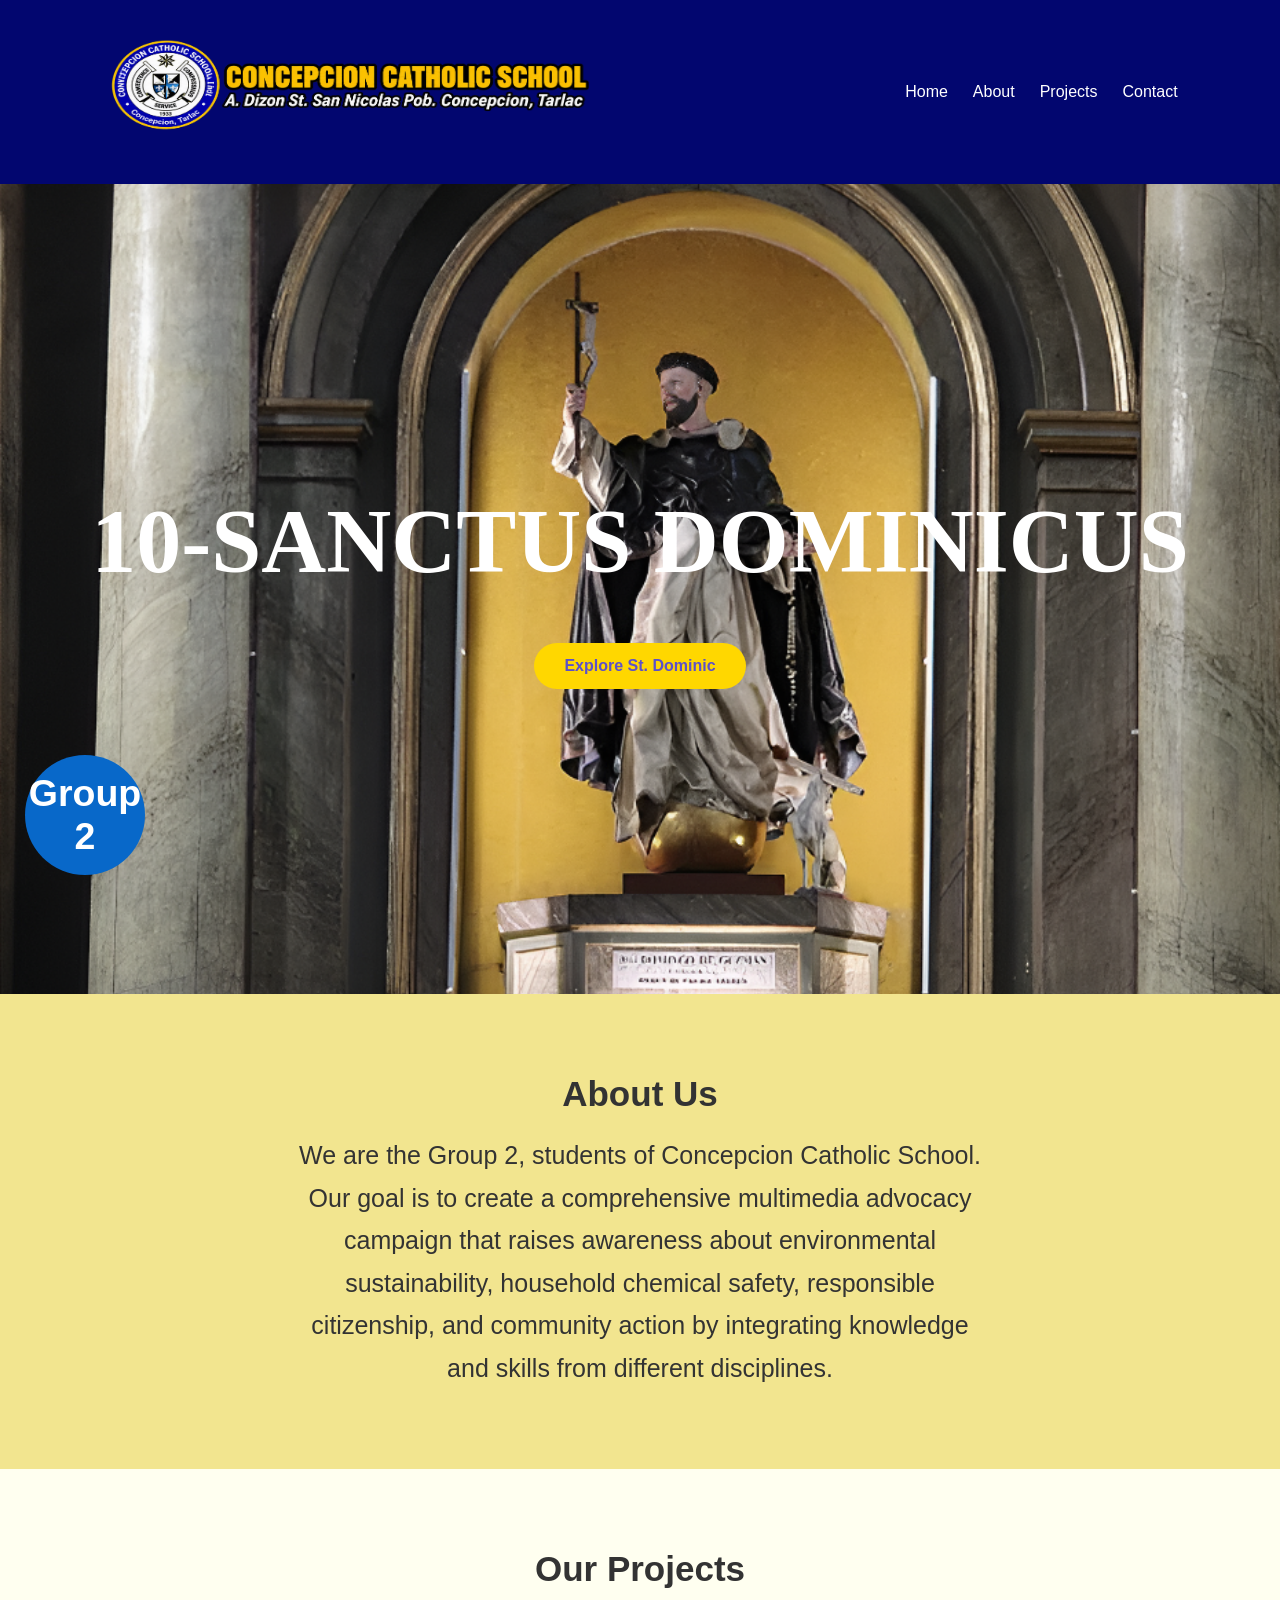
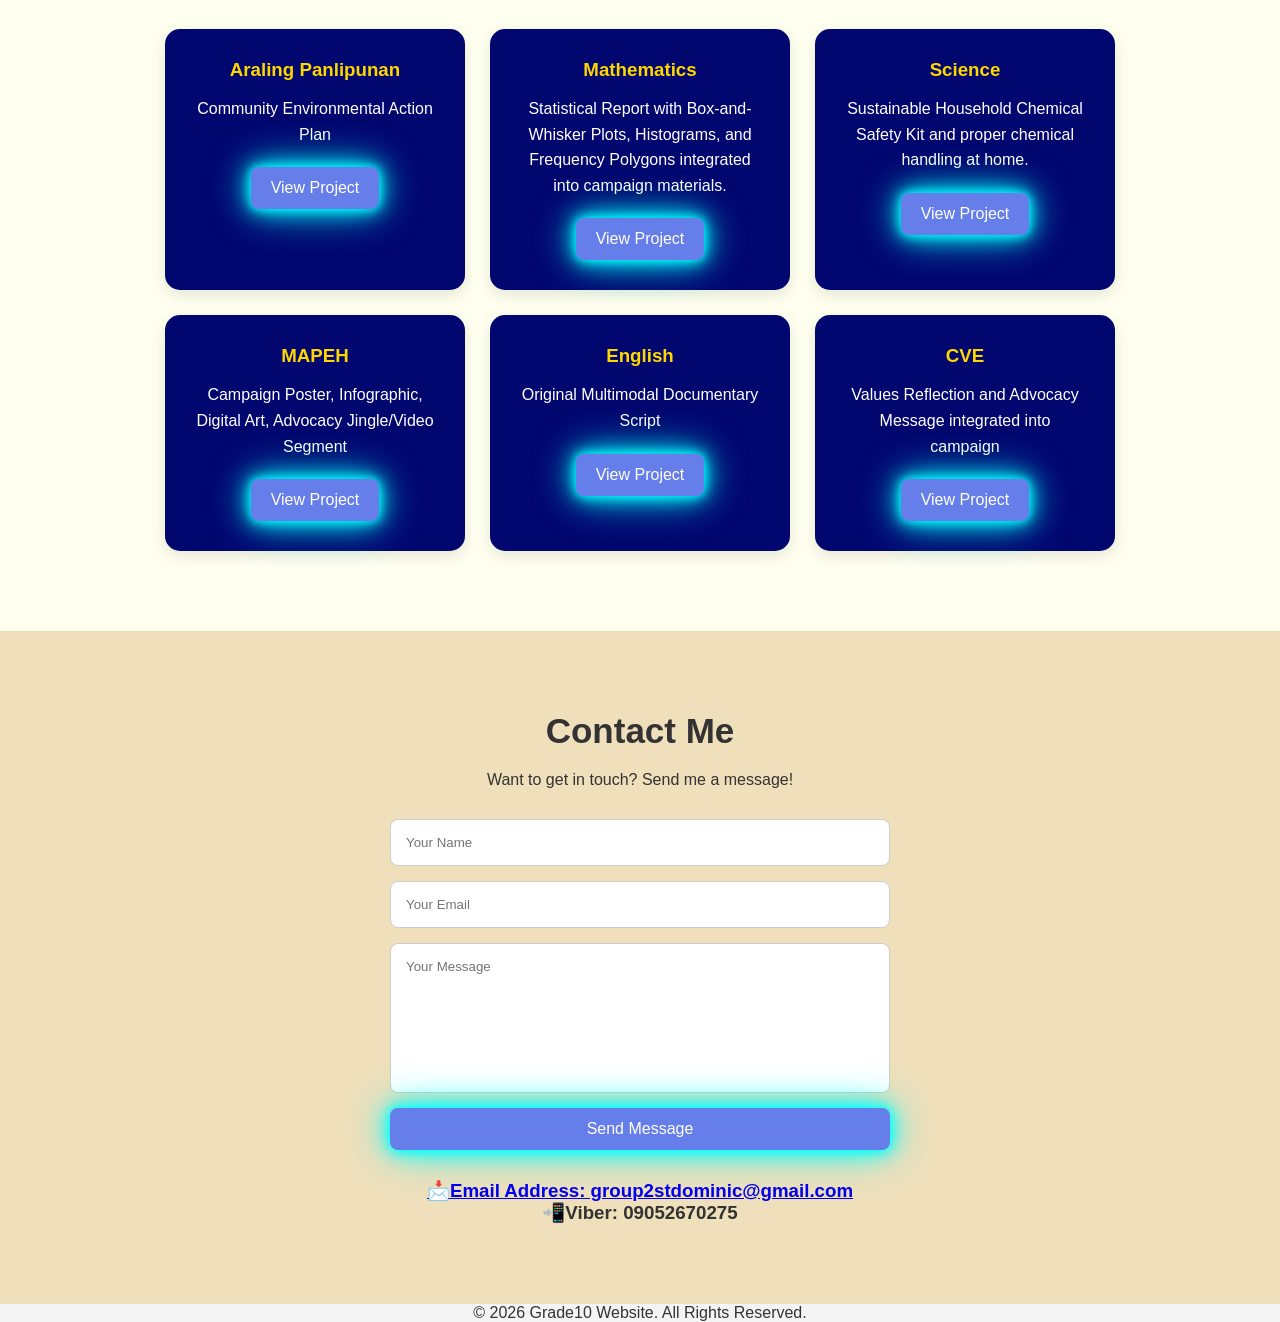
<file: index.html>
<!DOCTYPE html>
<html lang="en">
<head>
    <meta charset="UTF-8">
    <meta name="viewport" content="width=device-width, initial-scale=1.0">
    <title>My Website</title>
    <link rel="stylesheet" href="style.css">
</head>

<body>

    <header>
        <nav>
<div class="logo-title">
    <img src="ccsnobg4.png" width=500" height="140" alt="School Logo">
    
</div>
   
   

           <div class="nav-links">
                <a href="#home">Home</a>
                <a href="#about">About</a>
                <a href="#projects">Projects</a>
                <a href="#contact">Contact</a>
            </div>
        </nav>
    </header>

    <section id="home" class="hero">
        <div>
           <h1 class="color-change">10-SANCTUS DOMINICUS</h1>

   <a href="page3.html" class="button">Explore St. Dominic</a>
</div>

<div>
<a href="page2.html" class="round-button">
 <h2>Group<br>2 </h2>
</a>

</div>

           
            
    </section>

    <section id="about" class="about">
        <h2>About Us</h2>
        <p>We are the Group 2, students of Concepcion Catholic School. Our goal is to create a comprehensive multimedia advocacy campaign that raises awareness about environmental sustainability, household chemical safety, responsible citizenship, and community action by integrating knowledge and skills from different disciplines.
        </p>
    </section>

    <section id="projects" class="projects">
      <h2 class="bounce-text">Our Projects</h2>  
        <div class="cards">

            <div class="card">
                <h3>Araling Panlipunan</h3>
                <p>
                    Community Environmental Action Plan

                </p>
          <a href="page4.html" class="project-button">

                   <button>View Project</button>
             </a>

                
            </div>

            <div class="card">
                <h3>Mathematics</h3>
                <p>
                    Statistical Report with Box-and-Whisker Plots, Histograms, and Frequency Polygons integrated into campaign materials.
                </p>
               <a href="Math.html" class="project-button">
                <button>View Project</button>
               </a>
            </div>

            <div class="card">
                <h3>Science</h3>
                <p>
                    Sustainable Household Chemical Safety Kit and proper chemical handling at home.
                </p>
            <a href="Science.html" class="project-button">
                      <button>View Project</button>
             </a>
            </div>

              <div class="card">
                <h3>MAPEH</h3>
                <p>
                   Campaign Poster, Infographic, Digital Art, Advocacy Jingle/Video Segment                
                </p>
            <a href="MAPEH.html" class="project-button">
              <button>View Project</button>
                 </a>
            </div>

<div class="card">
                <h3>English</h3>
                <p>
                   Original Multimodal Documentary Script
                </p>
           <a href="English.html" class="project-button">
                <button>View Project</button>
            </a>
            </div>

<div class="card">
                <h3>CVE</h3>
                <p>
                    Values Reflection and Advocacy Message integrated into campaign
                </p>
            <a href="page5.html" class="project-button">
                <button>View Project</button>
              </a>

            </div>





    </section>

    <section id="contact" class="contact">
        <h2>Contact Me</h2>
        <p>Want to get in touch? Send me a message!</p>
<form id="contactForm">
    <input type="text" placeholder="Your Name">
    <input type="email" placeholder="Your Email">
    <textarea id="message" placeholder="Your Message"></textarea>
    
    <button type="submit">Send Message</button>
</form>

<script>
document.getElementById("contactForm").addEventListener("submit", function(event) {
    event.preventDefault();

    alert("Your message has been sent✅!");

    this.reset();
});
</script>
 
<center>
<a href="https://mail.google.com/mail/u/1/#inbox?compose=new" class="email-link">
    <h3>📩Email Address: group2stdominic@gmail.com</h3>
</a>
    <h3>📲Viber: 09052670275</h3>
</center>


    </section>

    <footer>
      <center>  <p>© 2026 Grade10 Website. All Rights Reserved.</p></center>
    </footer>

</body>
</html>
</file>
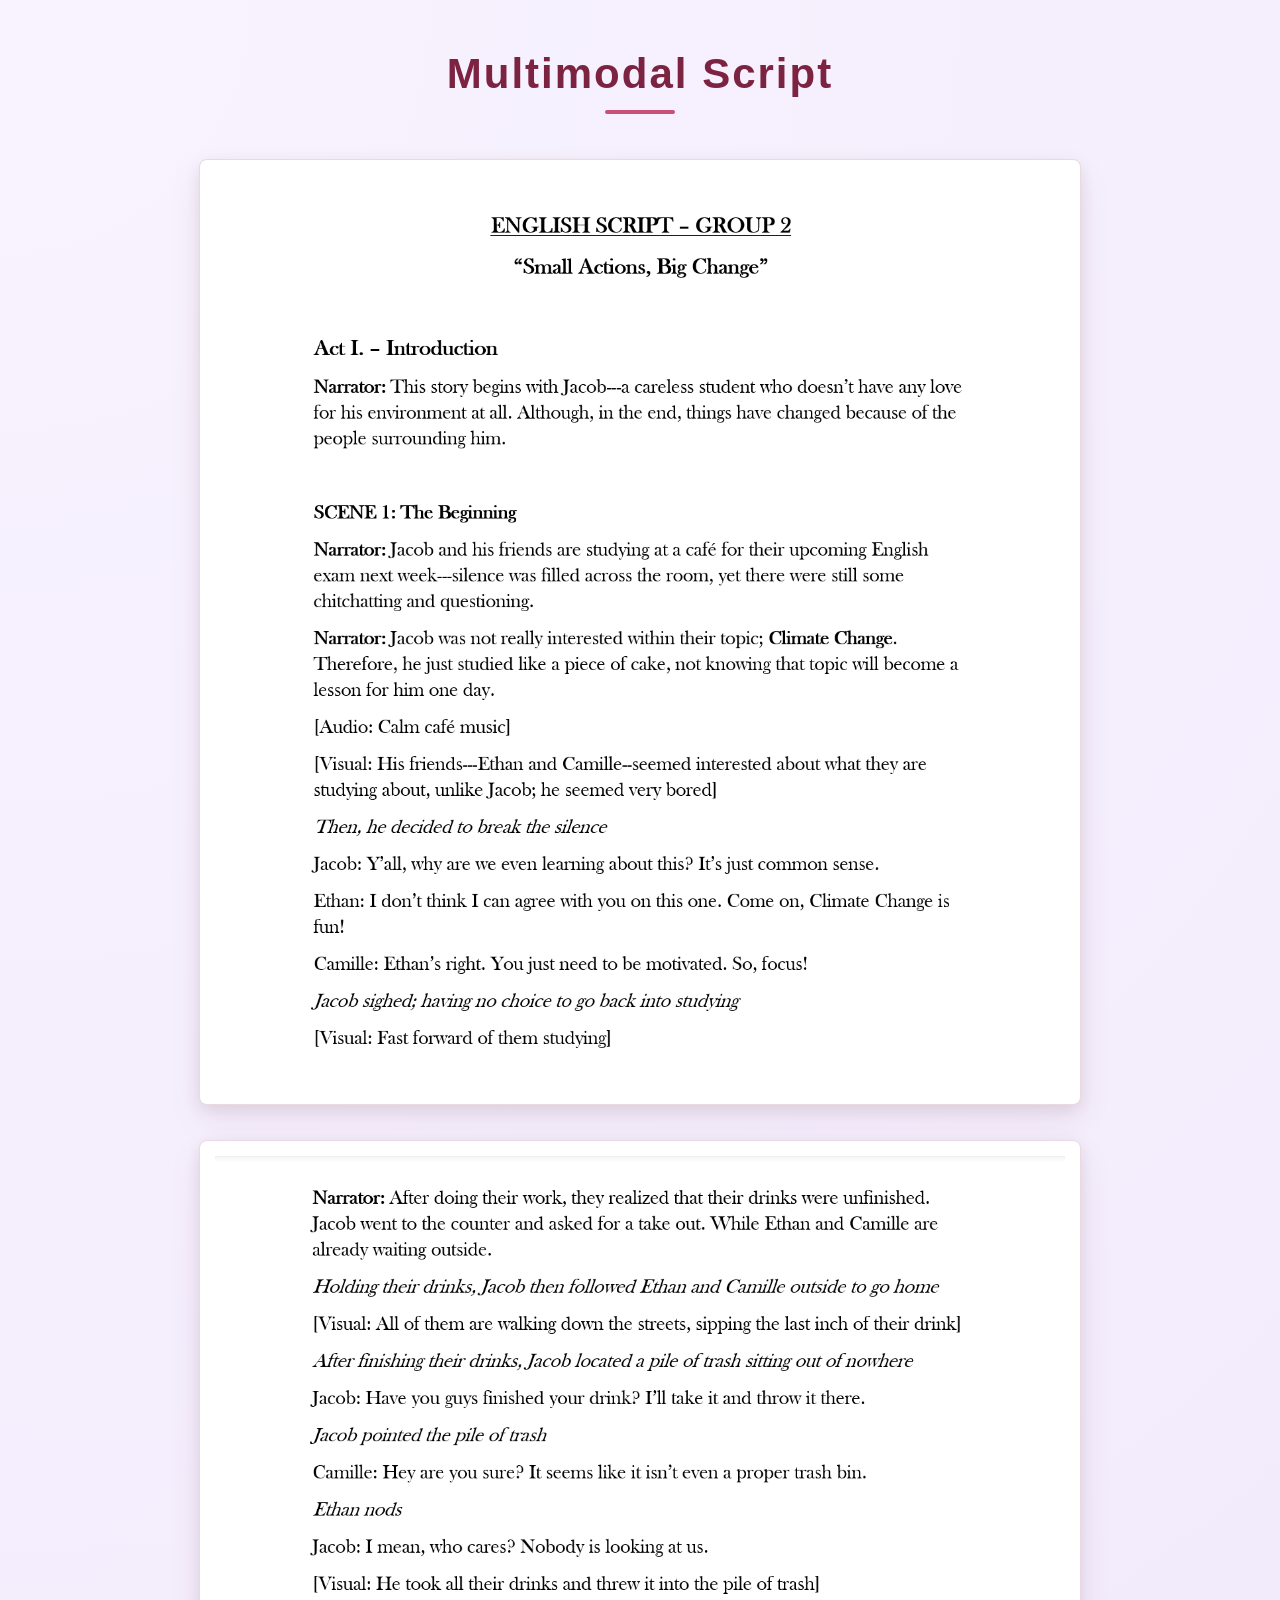
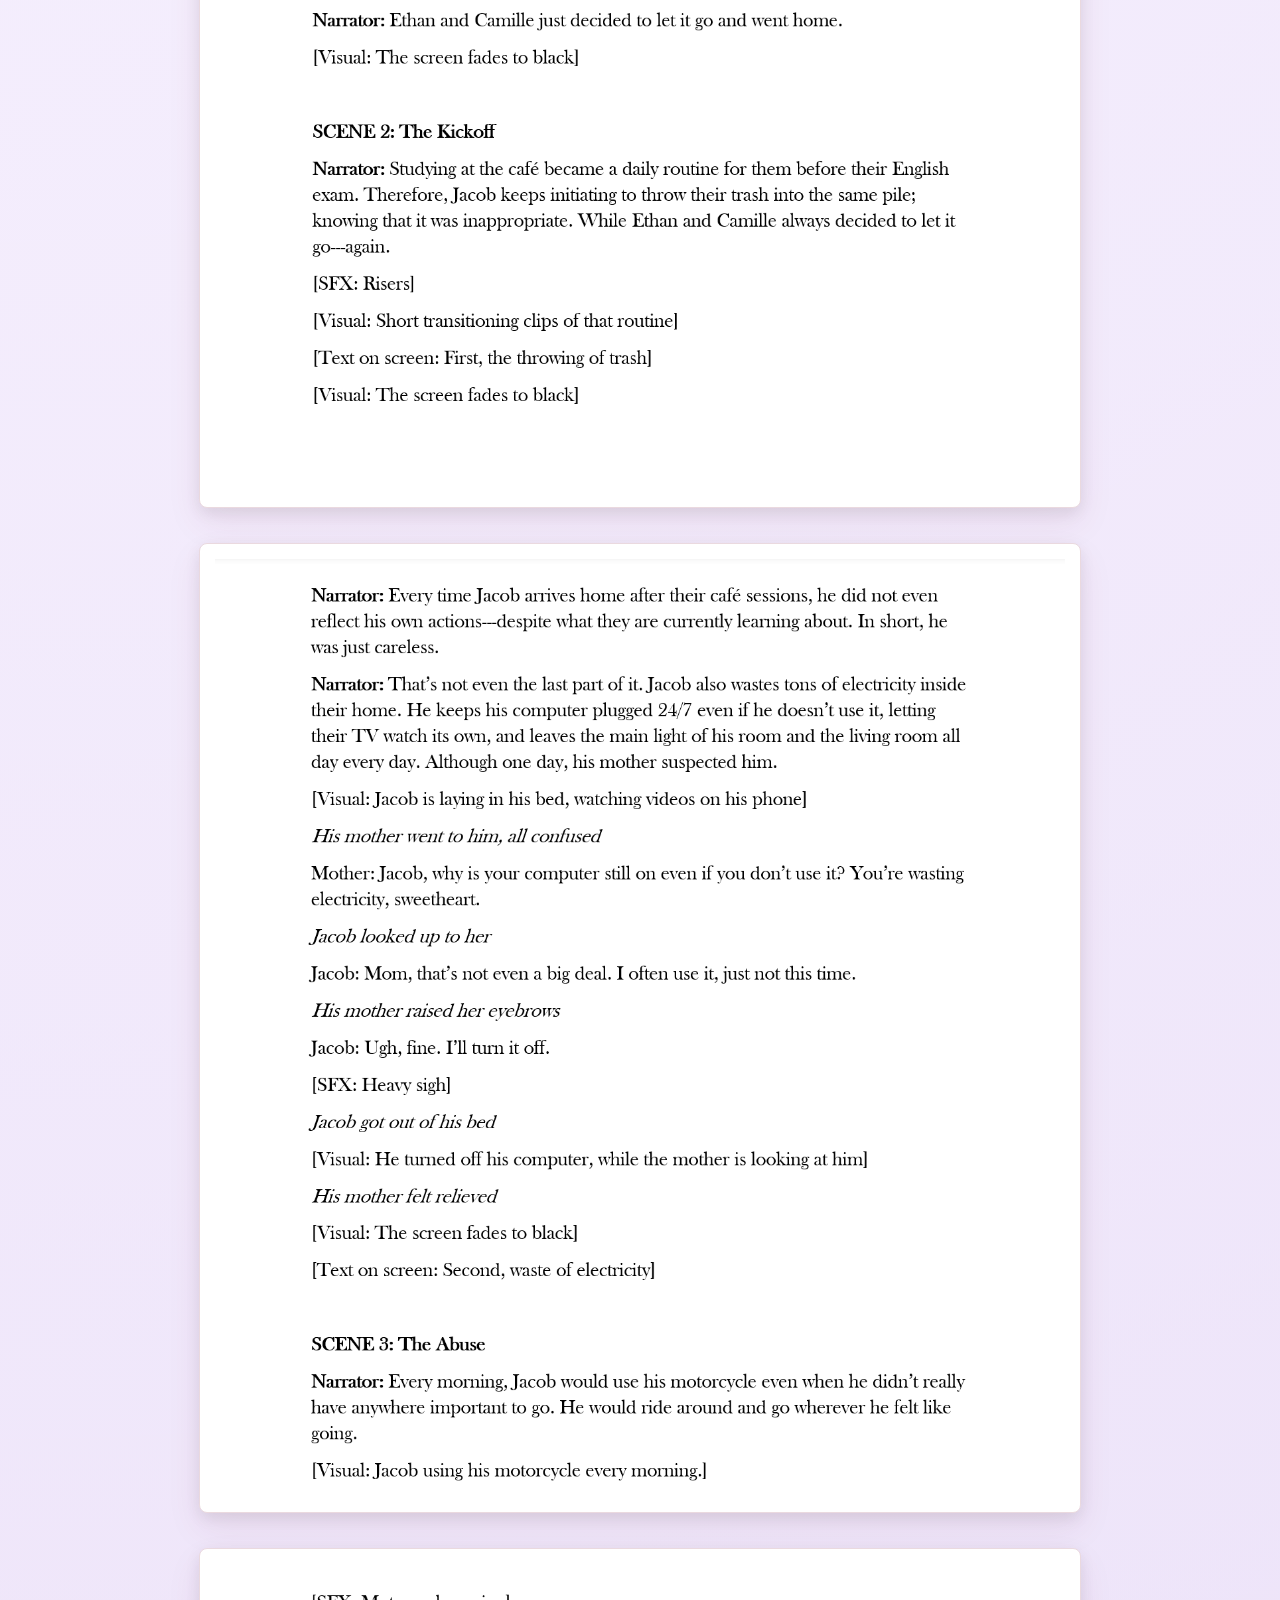
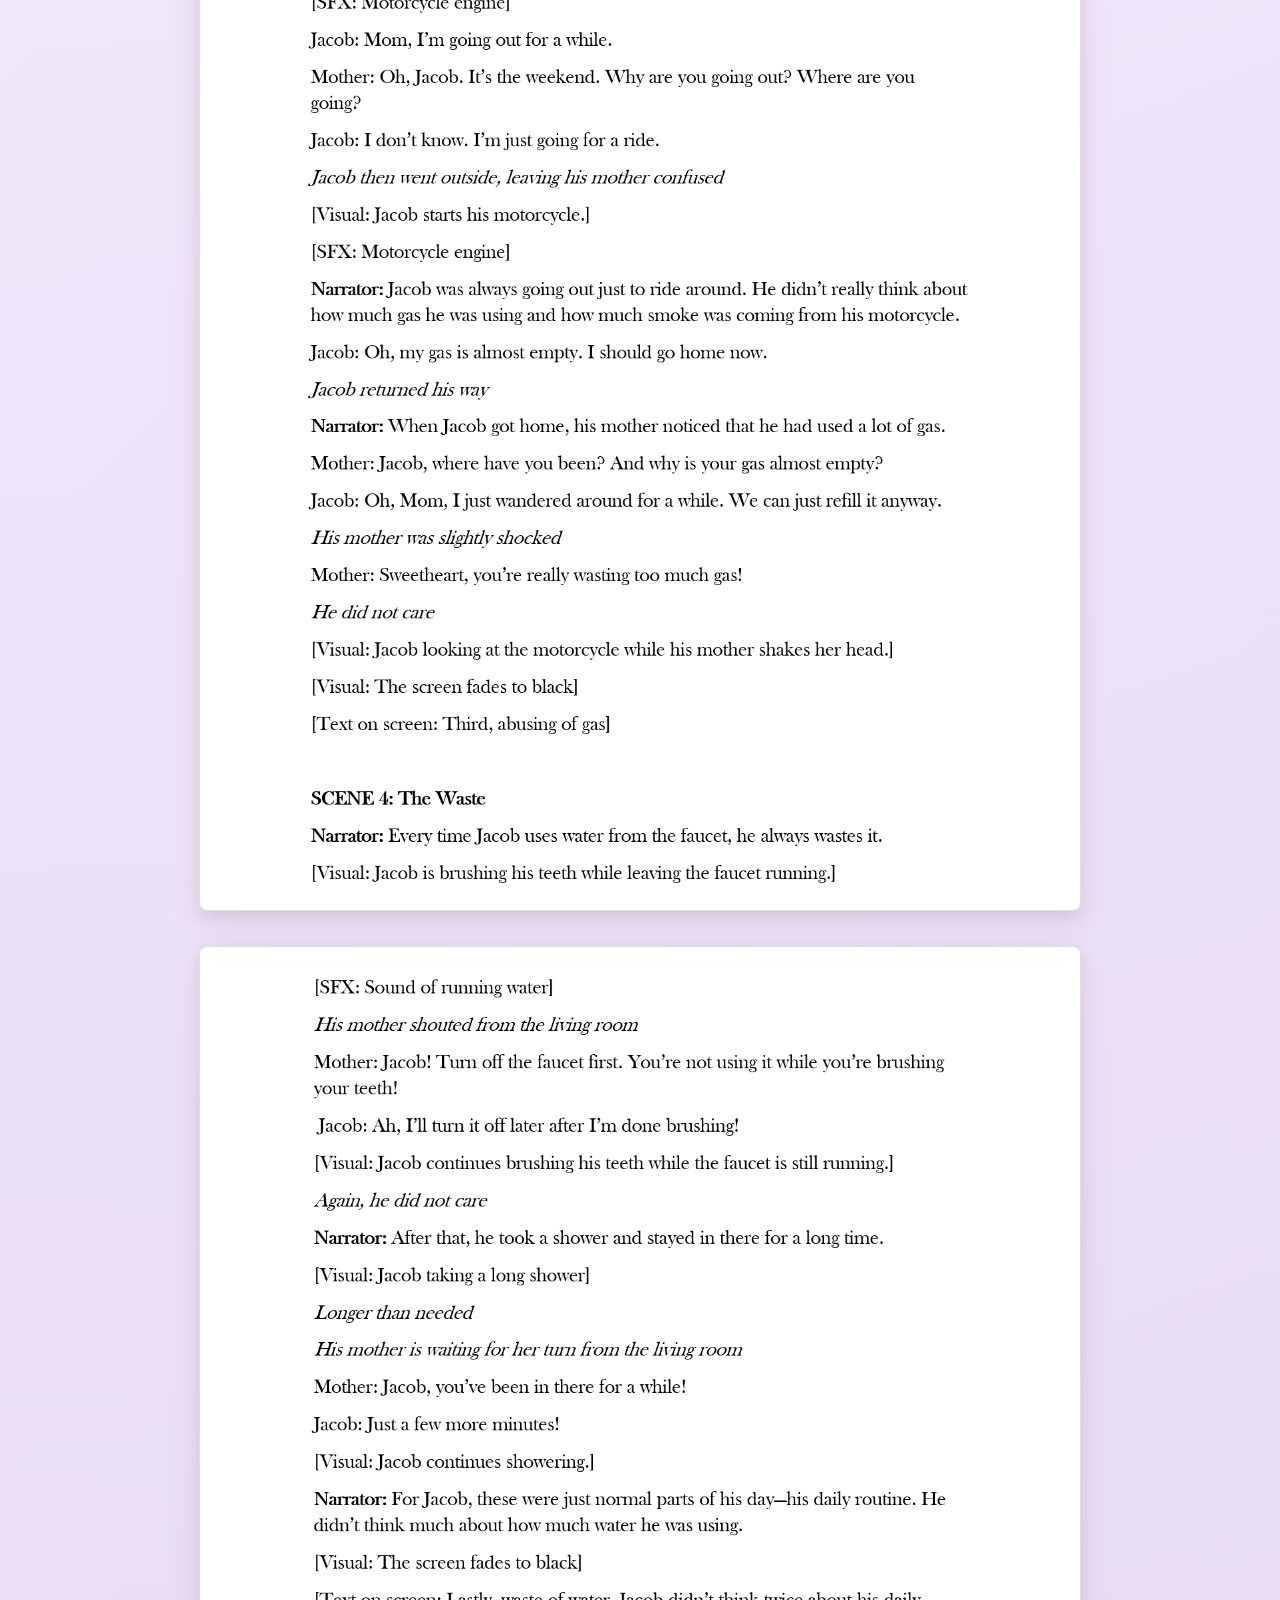
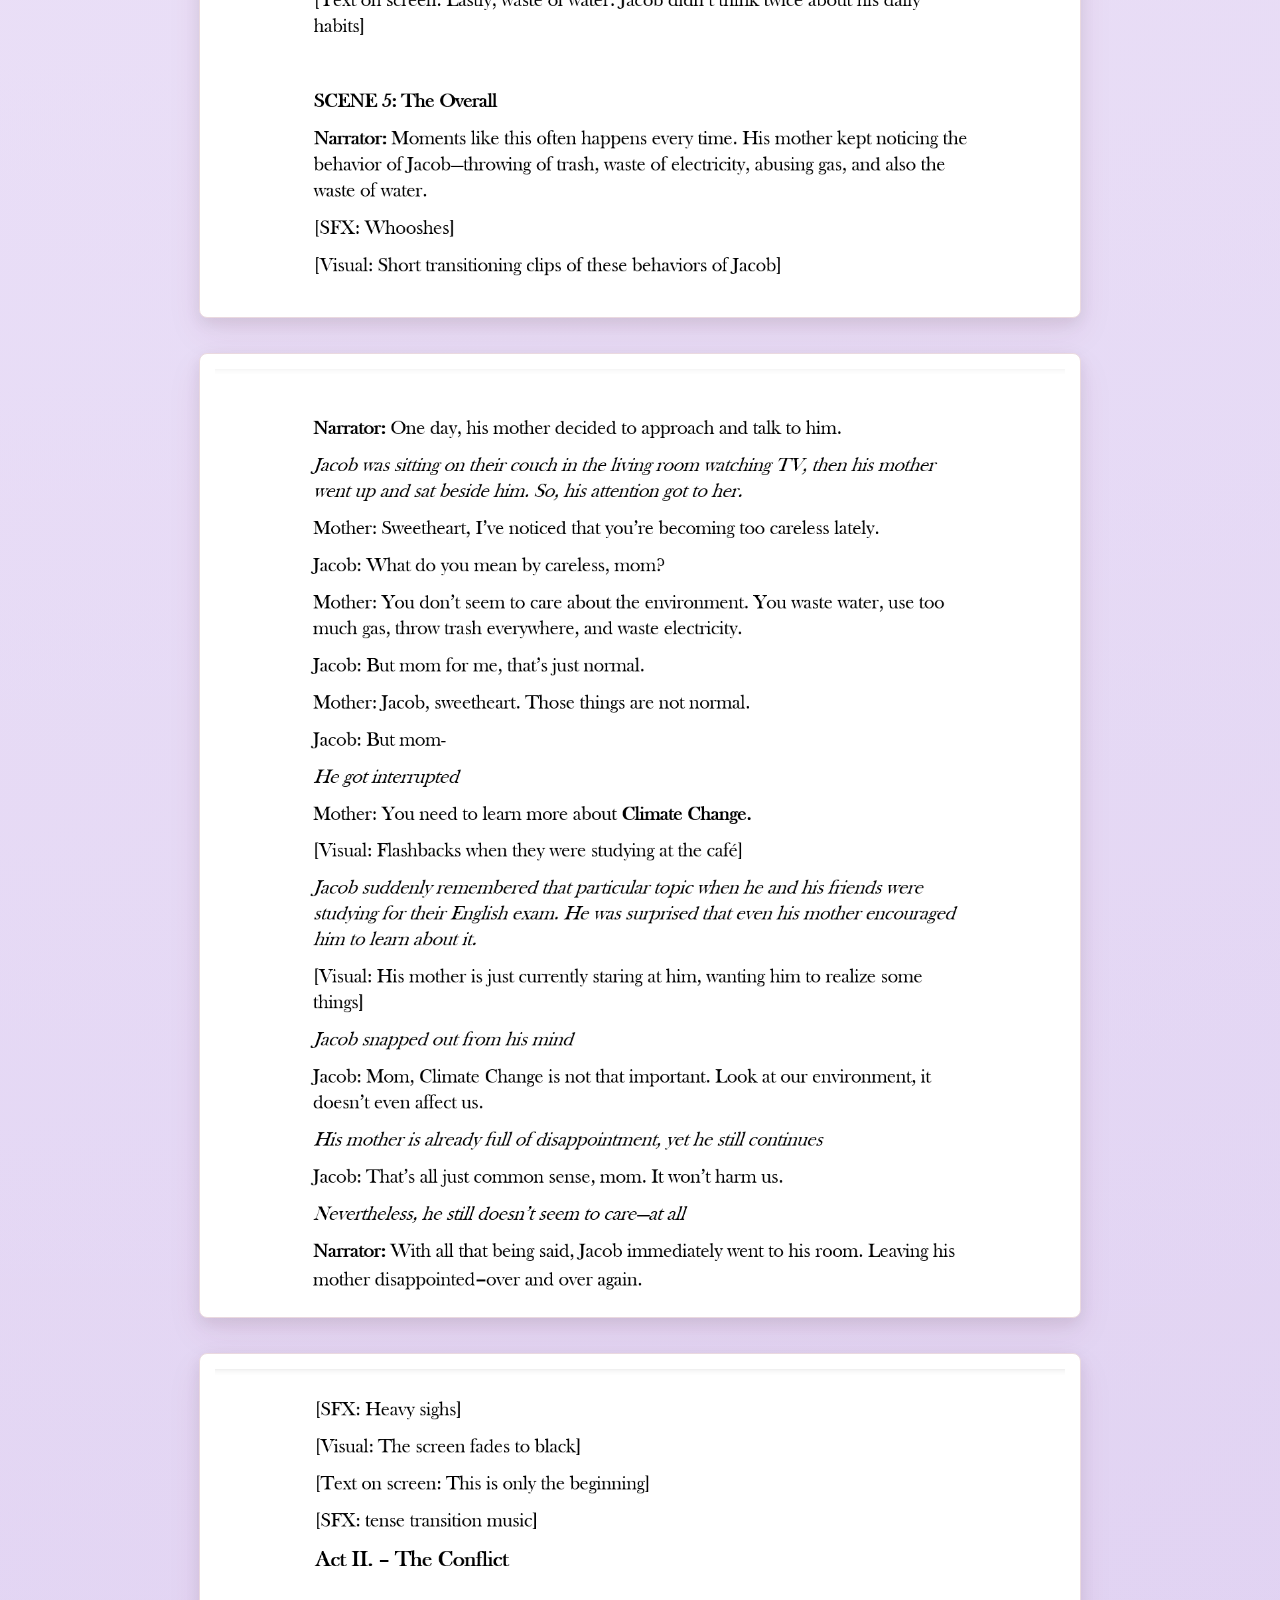
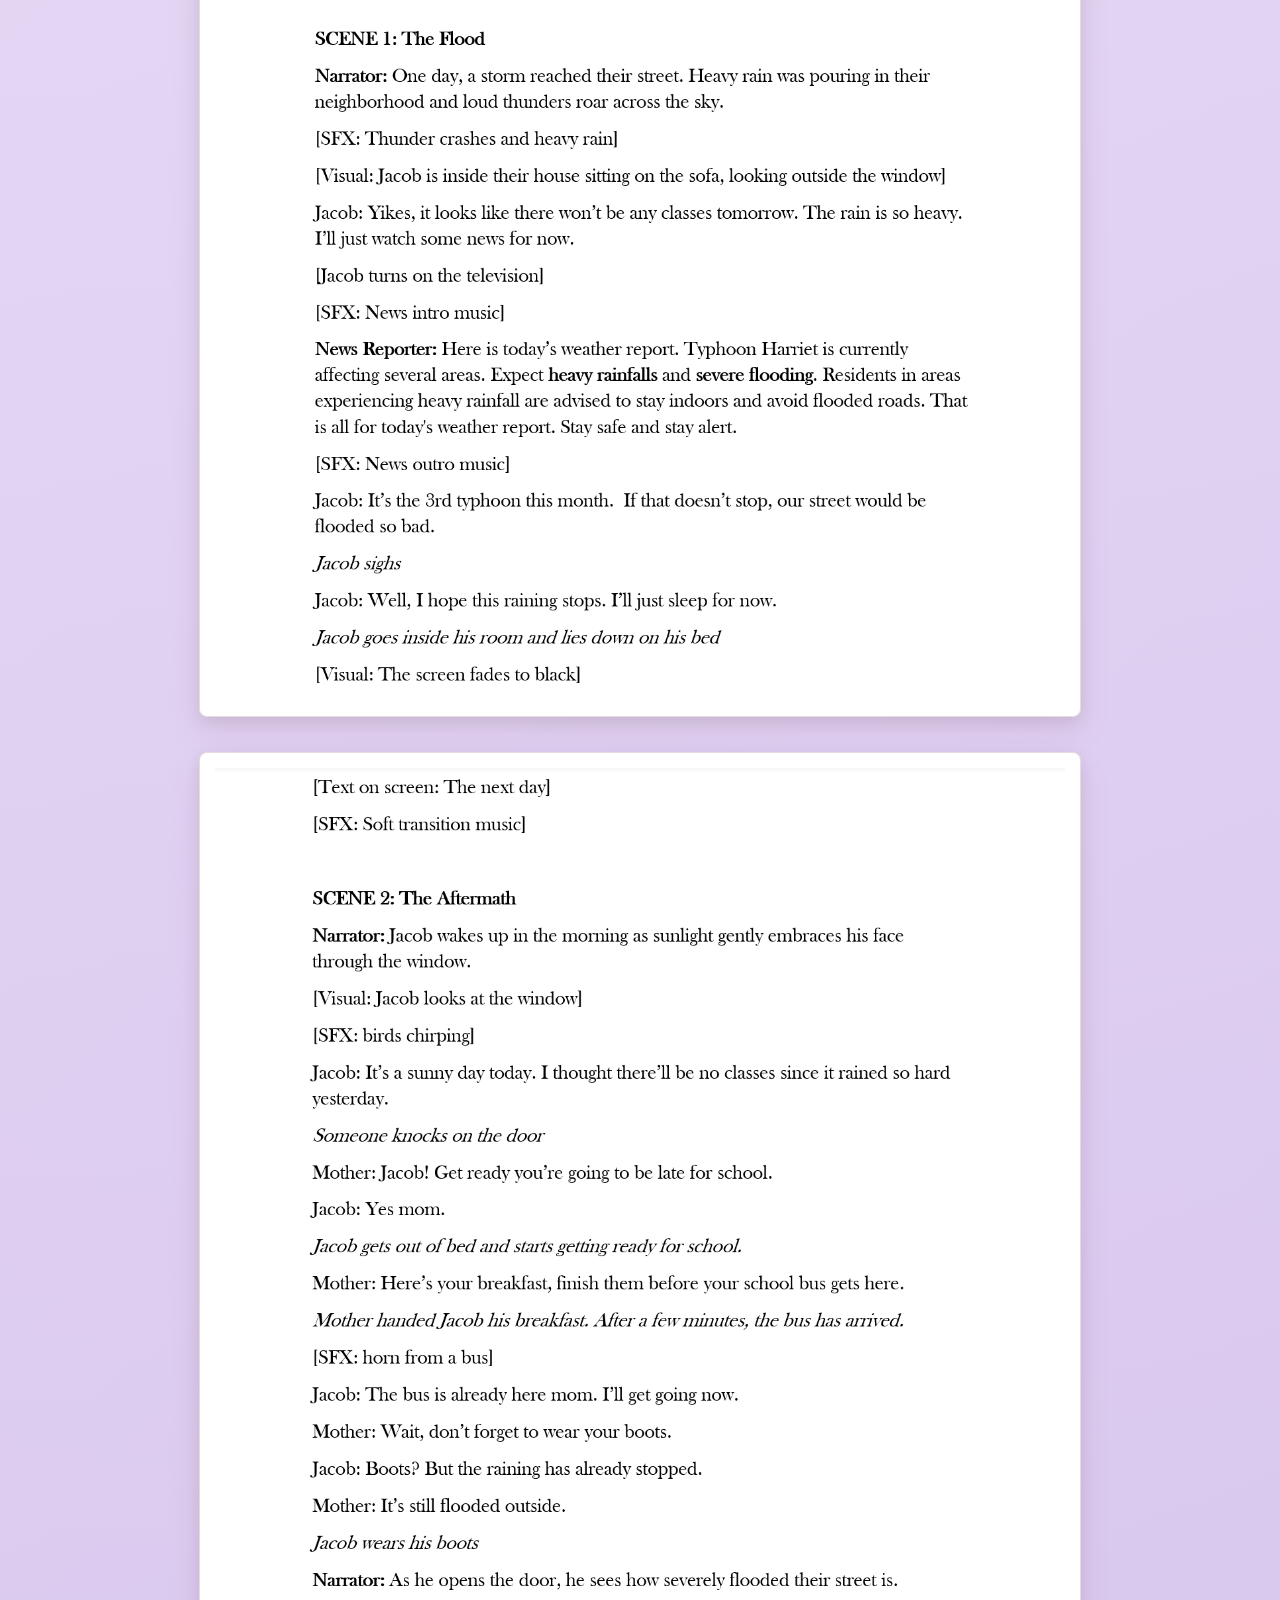
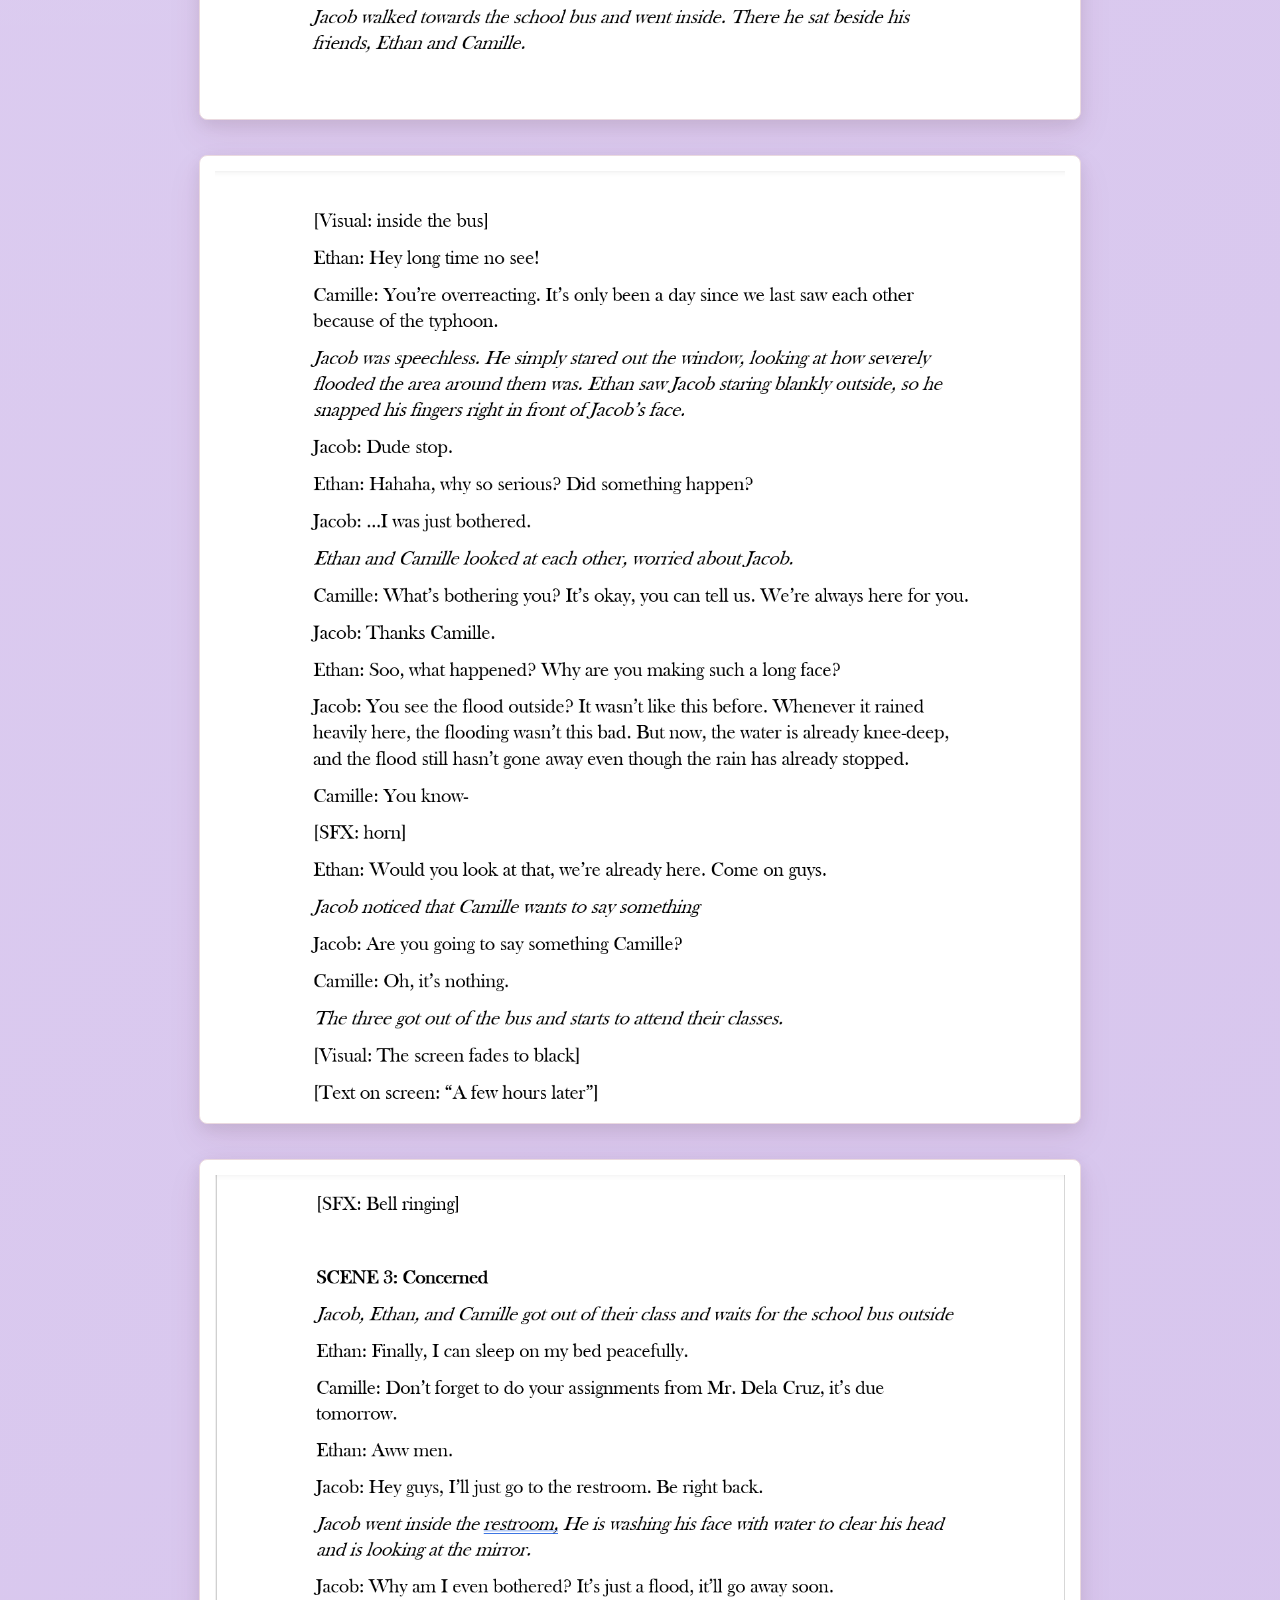
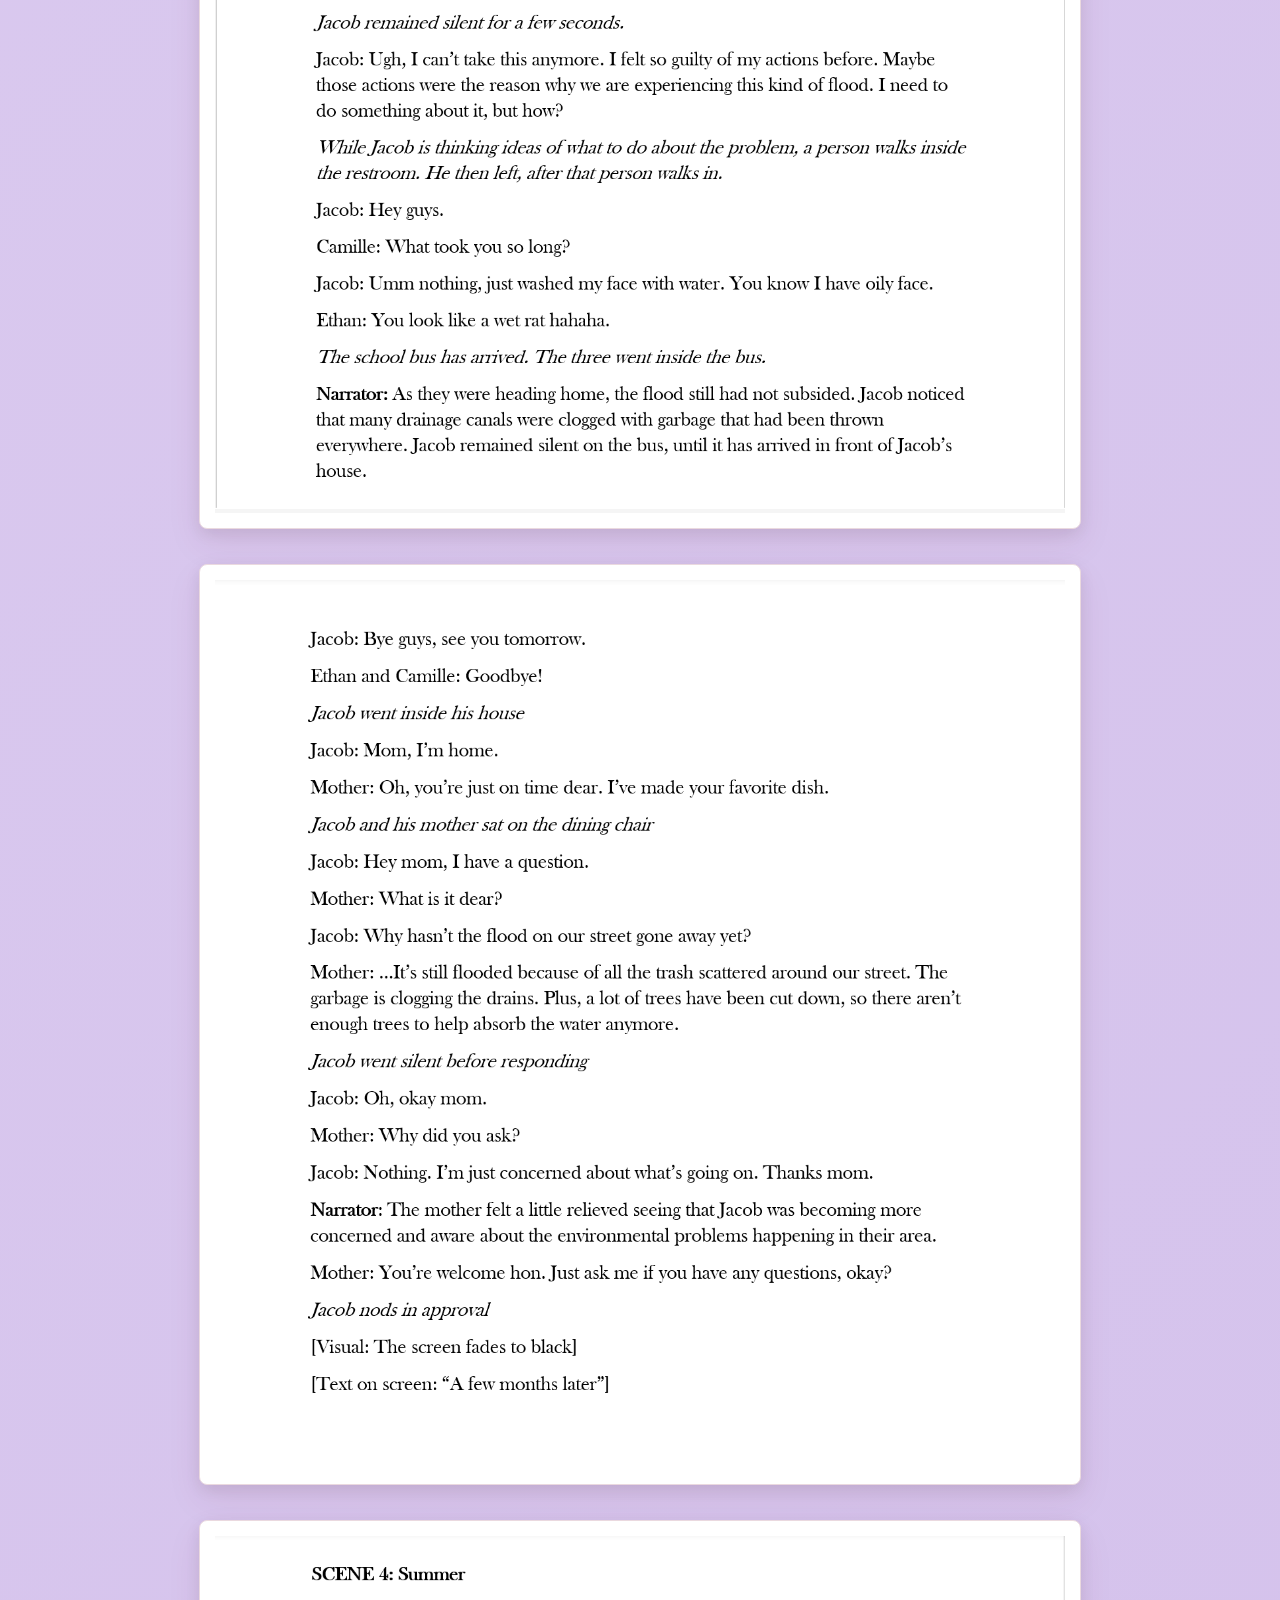
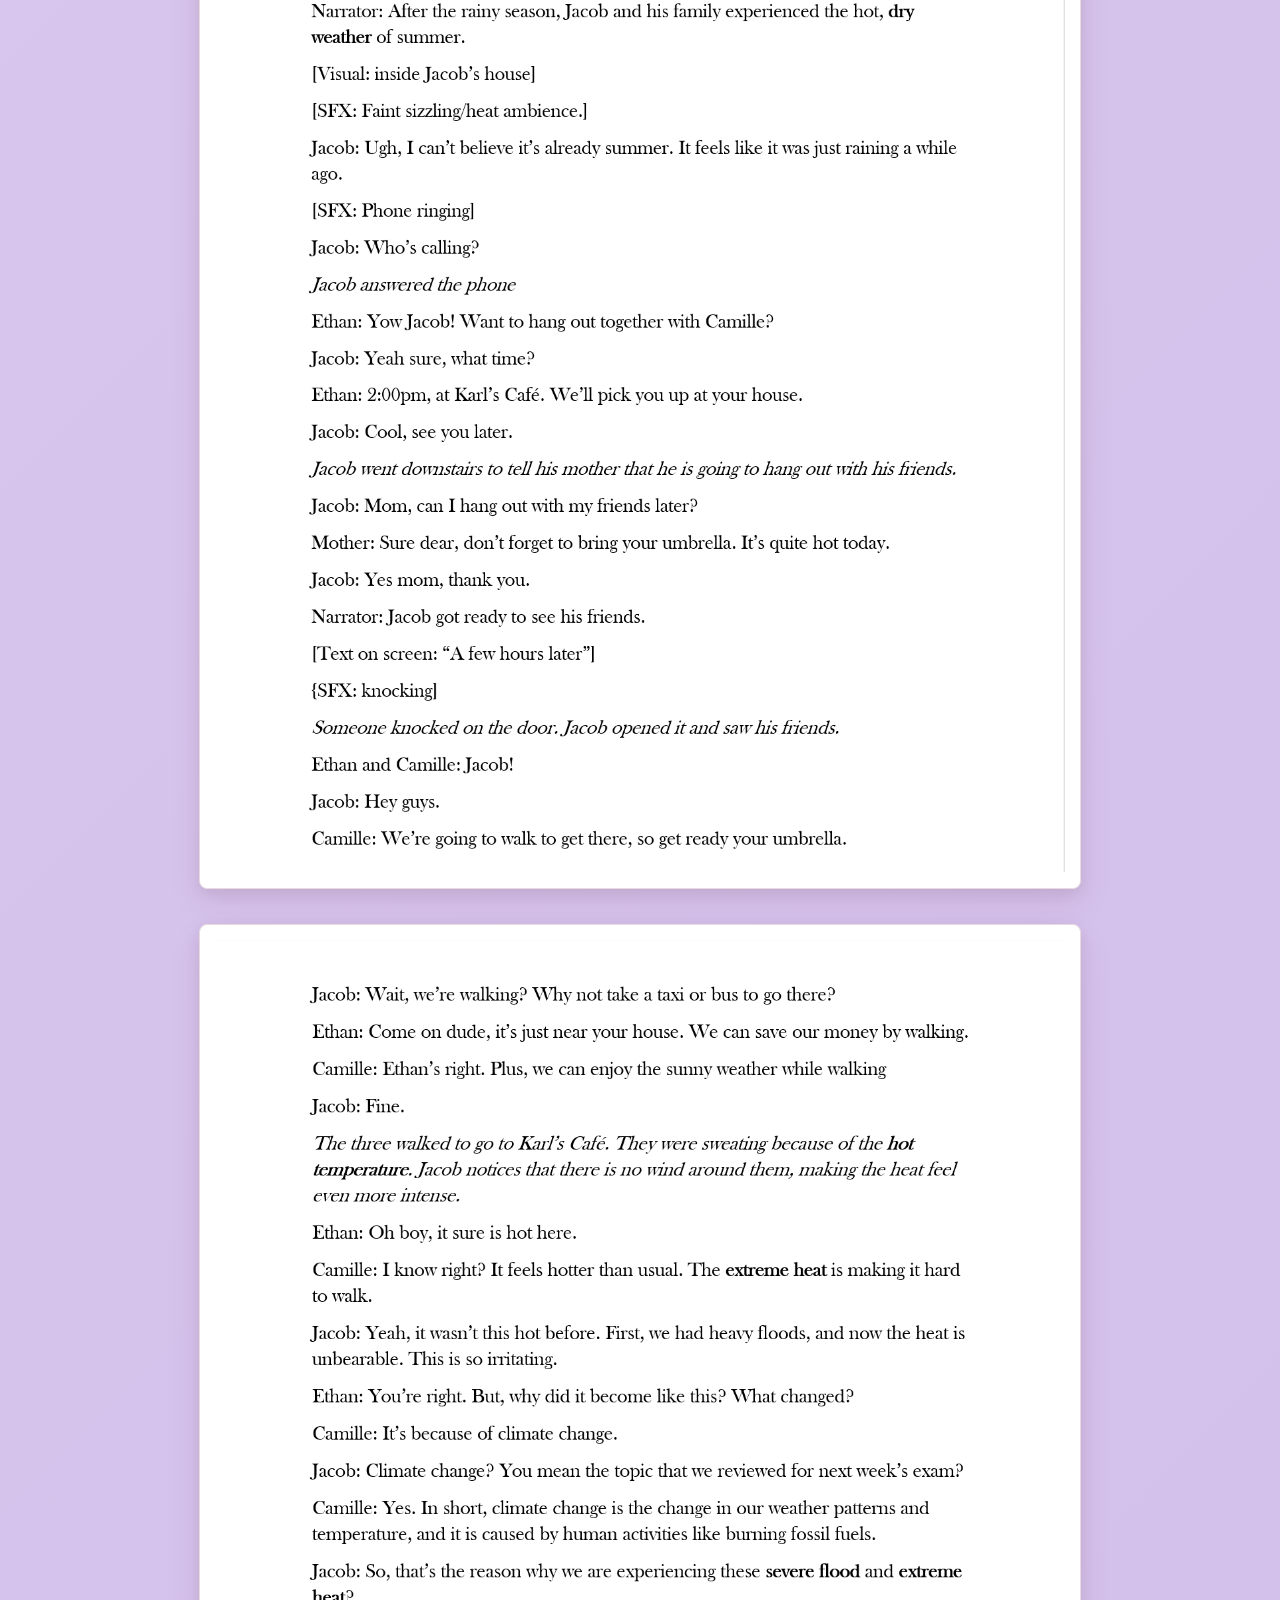
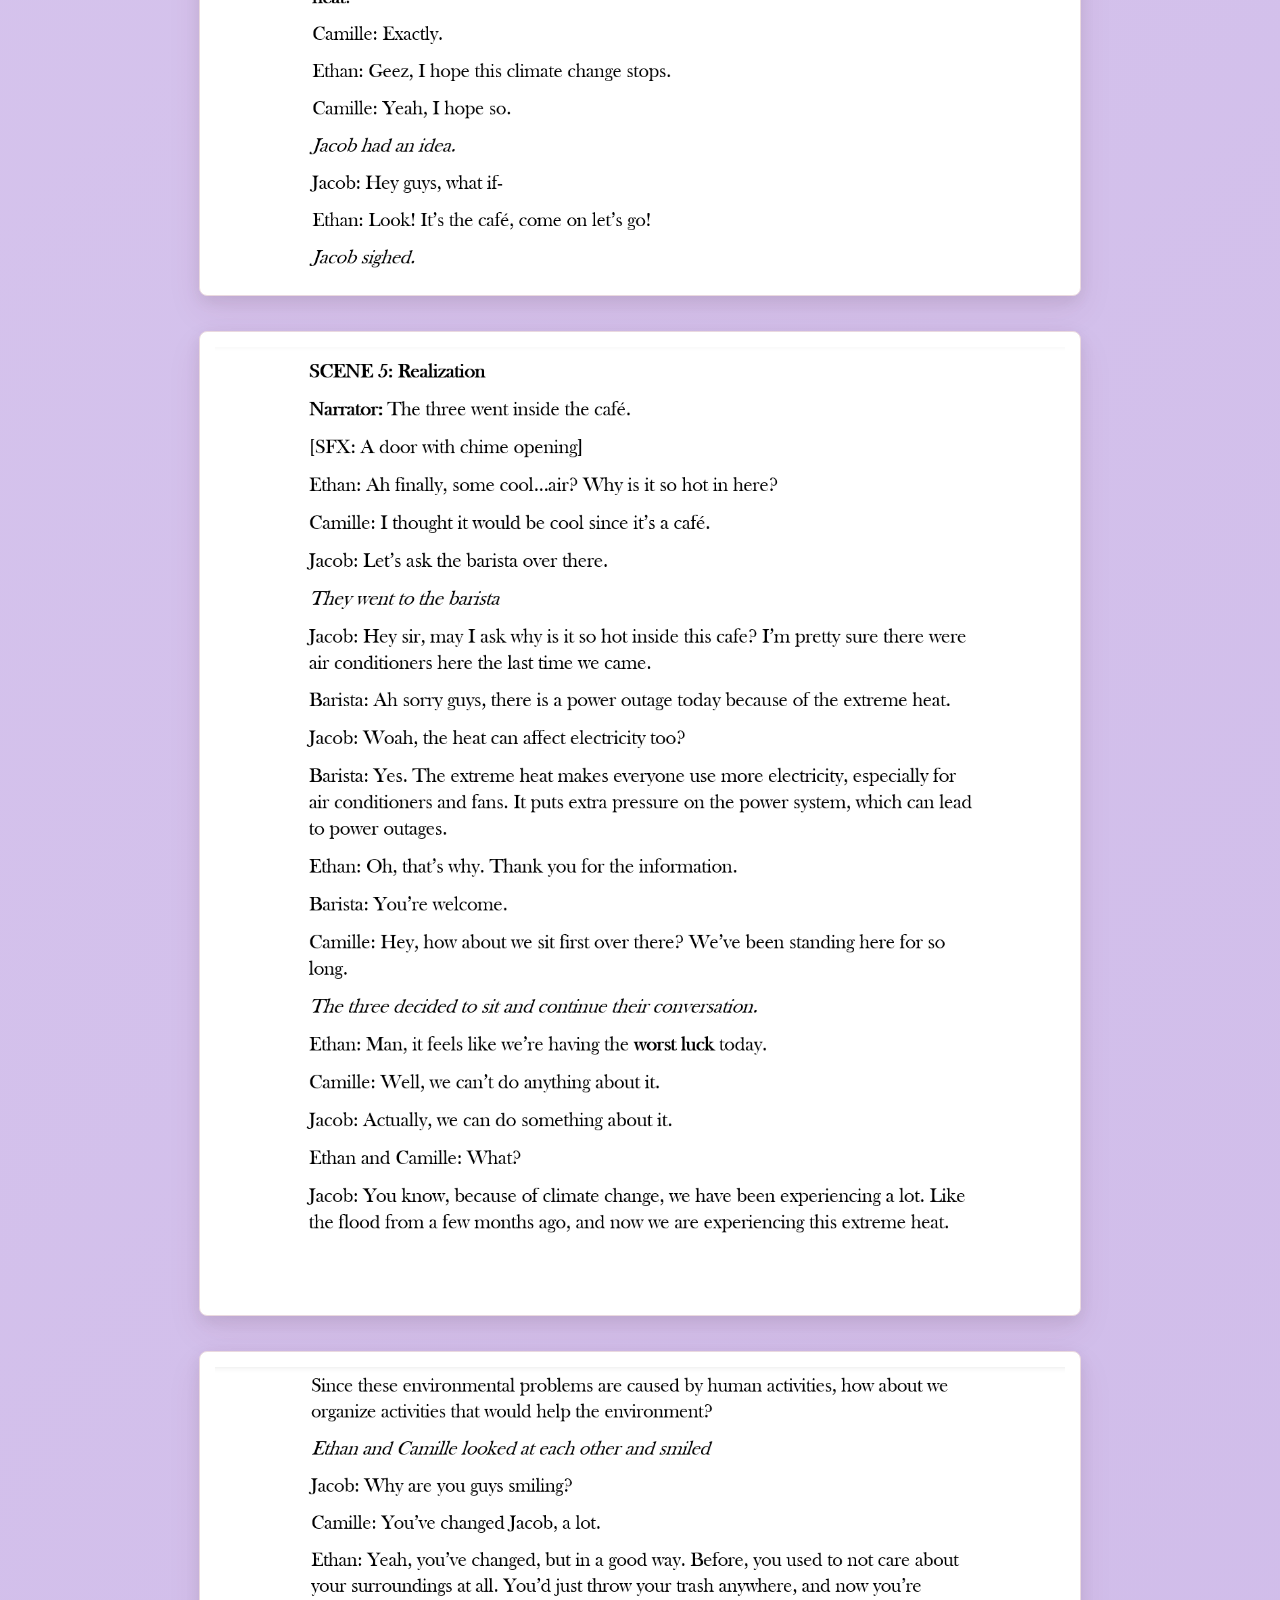
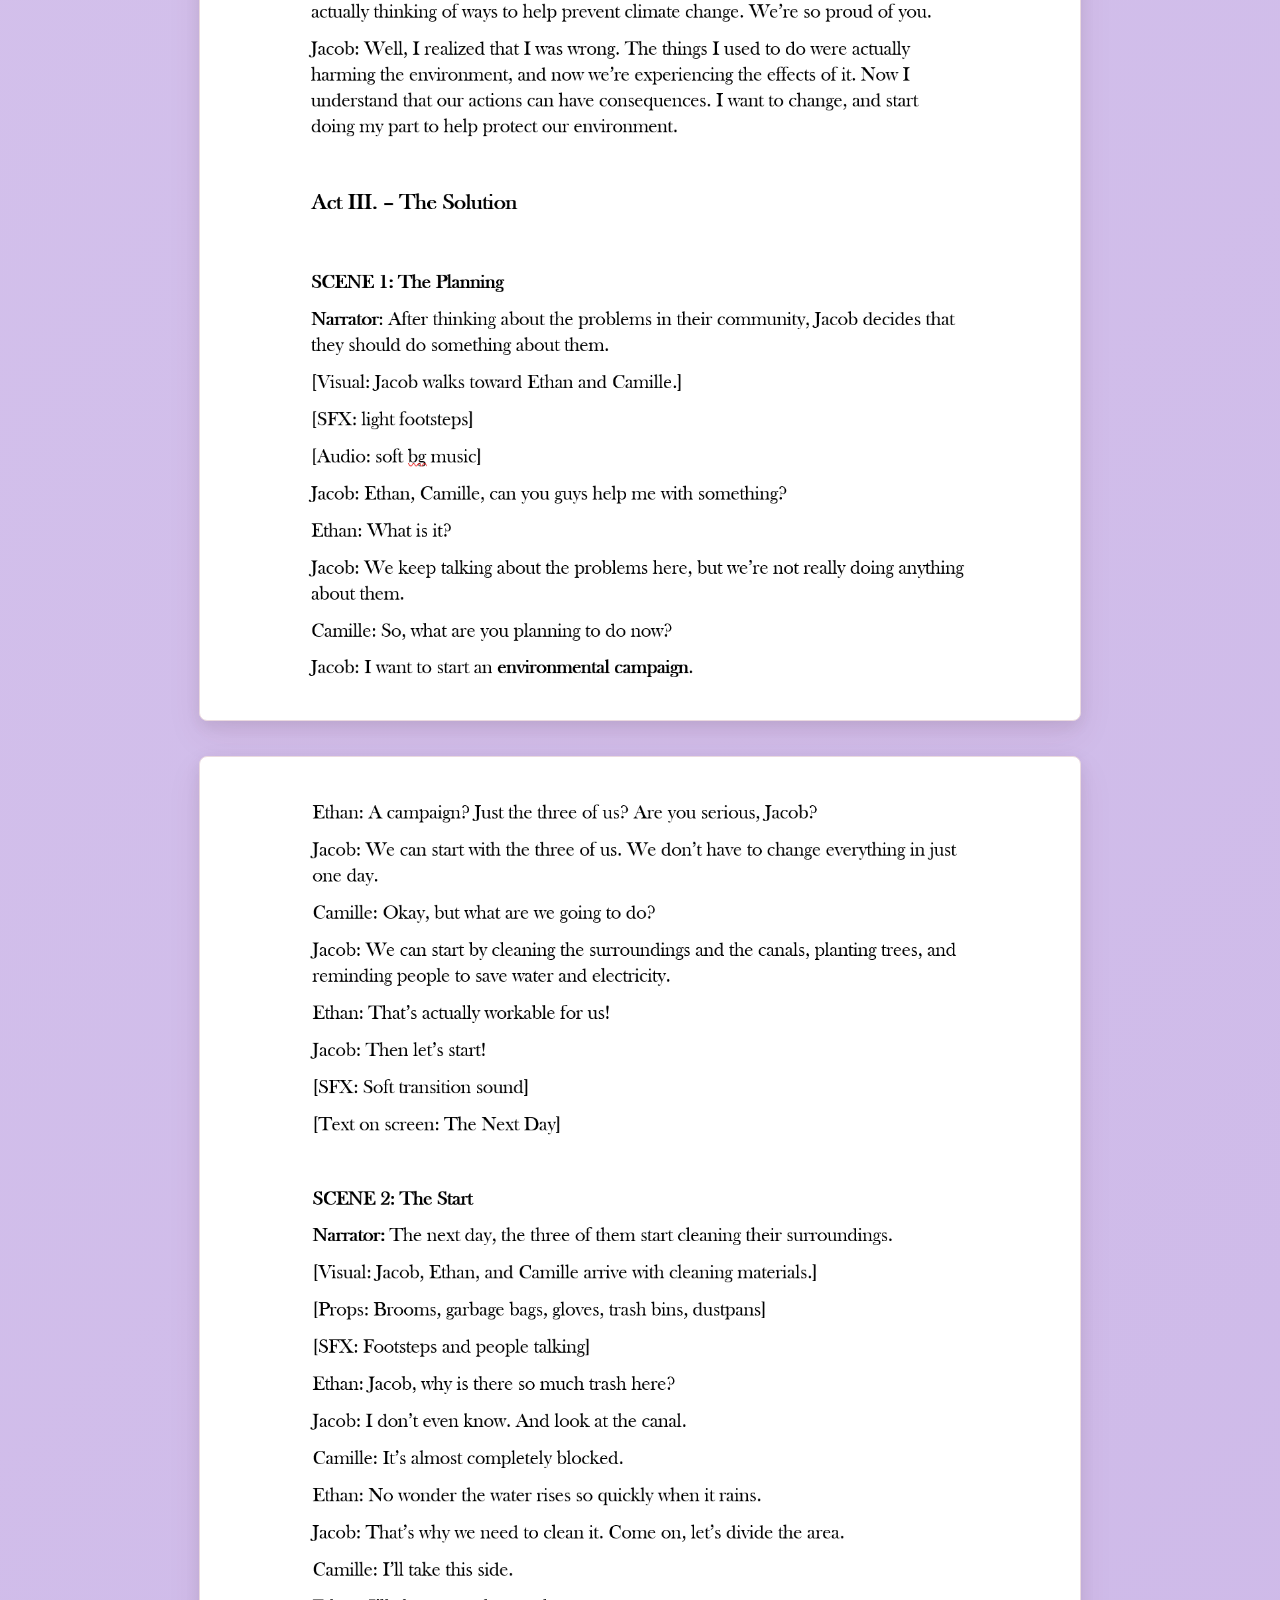
<file: English.html>
<html>
<head>
<title>English</title>
<link rel="stylesheet" href="Englishh.css">
</head>

<center>
<h1>Multimodal Script</h1>

<img src="19.png" width="700" height="700">
<img src="20.png" width="700" height="700">
<img src="21.png" width="700" height="700">
<img src="22.png" width="700" height="700">
<img src="23.png" width="700" height="700">
<img src="24.png" width="700" height="700">
<img src="26.png" width="700" height="700">
<img src="27.png" width="700" height="700">
<img src="28.png" width="700" height="700">
<img src="29.png" width="700" height="700">
<img src="30.png" width="700" height="700">
<img src="31.png" width="700" height="700">
<img src="32.png" width="700" height="700">
<img src="33.png" width="700" height="700">
<img src="34.png" width="700" height="700">
<img src="35.png" width="700" height="700">
<img src="36.png" width="700" height="700">
<img src="37.png" width="700" height="700">
<img src="38.png" width="700" height="700">
<img src="39.png" width="700" height="700">
</center>

<center>
<a href="MAPEH.html" class="nav-button">
<button class="hover-btn">BACK</button>

<style>
.hover-btn {
  background-color: #006400;
  color: white;
  padding: 12px 24px;
  border: none;
  border-radius: 6px;
  cursor: pointer;
  transition: 0.3s;
}

.hover-btn:hover {
  background-color: red;
  transform: scale(1.05);
}
</style>
<a href="page5.html" class="nav-button">
<button class="hover-btn">NEXT</button>
</a>


<style>
.hover-btn {
  background-color: #006400;
  color: white;
  padding: 12px 24px;
  border: none;
  border-radius: 6px;
  cursor: pointer;
  transition: 0.3s;
}

.hover-btn:hover {
  background-color: red;
  transform: scale(1.05);
}
</style>
</center>

</body>
</html>
</file>
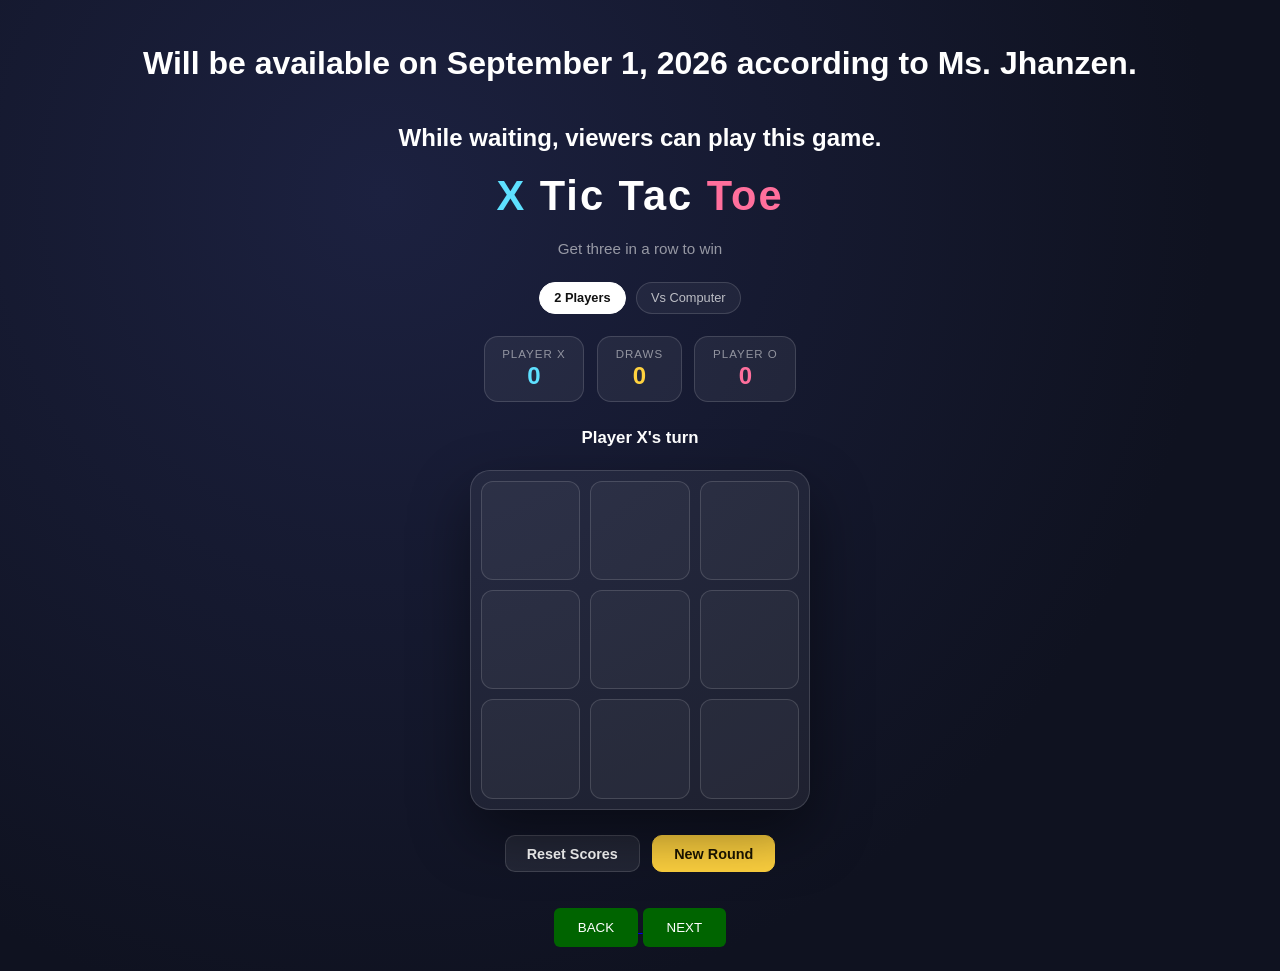
<file: MAPEH.html>
<html>
<head>
<title>MAPEH</title>
<body bgcolor="yellow">
<center>
<marquee behavior="alternate" scrollamount="50">
<p><h1>Will be available on September 1, 2026 according to Ms. Jhanzen.</h1></p>
</marquee>
<p><h2>While waiting, viewers can play this game.</h2></p>
</center>

<!DOCTYPE html>
<html lang="en">
<head>
<meta charset="UTF-8">
<meta name="viewport" content="width=device-width, initial-scale=1.0">
<title>Tic Tac Toe</title>
<style>
  :root{
    --bg1:#0f1220;
    --bg2:#1c2140;
    --panel: rgba(255,255,255,0.06);
    --line: rgba(255,255,255,0.14);
    --x-color:#5ee0ff;
    --o-color:#ff6f9c;
    --accent:#ffd23f;
  }

  *{ box-sizing:border-box; }

  body{
    margin:0;
    min-height:100vh;
    display:flex;
    flex-direction:column;
    align-items:center;
    justify-content:center;
    font-family:'Segoe UI', 'Helvetica Neue', Arial, sans-serif;
    background: radial-gradient(circle at 30% 20%, var(--bg2), var(--bg1) 70%);
    color:#fff;
    padding: 1.5rem;
  }

  .title{
    font-size: clamp(1.8rem, 5vw, 2.6rem);
    font-weight:800;
    letter-spacing:2px;
    margin: 0 0 0.3rem 0;
    text-align:center;
  }
  .title span{ color: var(--x-color); }
  .title span.o{ color: var(--o-color); }

  .subtitle{
    color: rgba(255,255,255,0.55);
    font-size:0.95rem;
    margin-bottom:1.6rem;
    text-align:center;
  }

  .scoreboard{
    display:flex;
    gap:0.8rem;
    margin-bottom:1.6rem;
  }
  .score-card{
    background: var(--panel);
    border: 1px solid var(--line);
    border-radius:14px;
    padding: 0.7rem 1.1rem;
    text-align:center;
    min-width:84px;
  }
  .score-card .label{
    font-size:0.72rem;
    letter-spacing:1px;
    color: rgba(255,255,255,0.5);
    text-transform:uppercase;
  }
  .score-card .value{
    font-size:1.5rem;
    font-weight:800;
    margin-top:2px;
  }
  .score-card.x .value{ color: var(--x-color); }
  .score-card.o .value{ color: var(--o-color); }
  .score-card.draw .value{ color: var(--accent); }

  .status{
    height: 1.6rem;
    margin-bottom: 1rem;
    font-size:1.05rem;
    font-weight:600;
    text-align:center;
  }

  .board{
    position:relative;
    display:grid;
    grid-template-columns: repeat(3, 1fr);
    grid-template-rows: repeat(3, 1fr);
    gap: 10px;
    width: min(84vw, 340px);
    aspect-ratio: 1 / 1;
    background: var(--panel);
    border: 1px solid var(--line);
    border-radius: 20px;
    padding: 10px;
    box-shadow: 0 25px 60px rgba(0,0,0,0.45);
  }

  .cell{
    background: rgba(255,255,255,0.04);
    border: 1px solid var(--line);
    border-radius: 12px;
    display:flex;
    align-items:center;
    justify-content:center;
    font-size: clamp(2rem, 9vw, 3rem);
    font-weight:800;
    cursor:pointer;
    user-select:none;
    transition: background 0.2s ease, transform 0.15s ease;
    position:relative;
  }
  .cell:hover:not(.filled){
    background: rgba(255,255,255,0.09);
    transform: scale(1.02);
  }
  .cell.x{ color: var(--x-color); text-shadow: 0 0 18px rgba(94,224,255,0.5); }
  .cell.o{ color: var(--o-color); text-shadow: 0 0 18px rgba(255,111,156,0.5); }
  .cell.pop{ animation: pop 0.25s ease; }

  @keyframes pop{
    0%{ transform: scale(0.4); opacity:0; }
    100%{ transform: scale(1); opacity:1; }
  }

  .cell.win{
    background: rgba(255,210,63,0.18);
    border-color: rgba(255,210,63,0.6);
  }

  .controls{
    margin-top: 1.6rem;
    display:flex;
    gap: 0.8rem;
  }

  button.action{
    background: rgba(255,255,255,0.08);
    border: 1px solid var(--line);
    color:#fff;
    padding: 0.6rem 1.3rem;
    border-radius: 10px;
    font-size:0.9rem;
    font-weight:600;
    cursor:pointer;
    transition: background 0.2s ease, transform 0.15s ease;
  }
  button.action:hover{ background: rgba(255,255,255,0.16); transform: translateY(-1px); }
  button.action:active{ transform: translateY(0); }
  button.action.primary{
    background: var(--accent);
    color:#1c1500;
    border-color: var(--accent);
  }
  button.action.primary:hover{ background:#ffdb63; }

  .mode-row{
    display:flex;
    gap:0.6rem;
    margin-bottom:1.4rem;
  }
  .mode-btn{
    background: rgba(255,255,255,0.05);
    border: 1px solid var(--line);
    color: rgba(255,255,255,0.7);
    padding: 0.45rem 0.9rem;
    border-radius: 999px;
    font-size:0.8rem;
    cursor:pointer;
    transition: all 0.2s ease;
  }
  .mode-btn.active{
    background: #fff;
    color:#111;
    font-weight:700;
    border-color:#fff;
  }
</style>
</head>
<body>

  <h1 class="title"><span>X</span> Tic Tac <span class="o">Toe</span></h1>
  <p class="subtitle">Get three in a row to win</p>

  <div class="mode-row">
    <div class="mode-btn active" id="mode2p">2 Players</div>
    <div class="mode-btn" id="modeAI">Vs Computer</div>
  </div>

  <div class="scoreboard">
    <div class="score-card x">
      <div class="label">Player X</div>
      <div class="value" id="scoreX">0</div>
    </div>
    <div class="score-card draw">
      <div class="label">Draws</div>
      <div class="value" id="scoreD">0</div>
    </div>
    <div class="score-card o">
      <div class="label" id="oLabel">Player O</div>
      <div class="value" id="scoreO">0</div>
    </div>
  </div>

  <div class="status" id="status">Player X's turn</div>

  <div class="board" id="board"></div>

  <div class="controls">
    <button class="action" id="resetScores">Reset Scores</button>
    <button class="action primary" id="newRound">New Round</button>
  </div>

<script>
  const boardEl = document.getElementById('board');
  const statusEl = document.getElementById('status');
  const scoreXEl = document.getElementById('scoreX');
  const scoreOEl = document.getElementById('scoreO');
  const scoreDEl = document.getElementById('scoreD');
  const oLabelEl = document.getElementById('oLabel');
  const mode2pBtn = document.getElementById('mode2p');
  const modeAIBtn = document.getElementById('modeAI');

  const WIN_LINES = [
    [0,1,2],[3,4,5],[6,7,8],
    [0,3,6],[1,4,7],[2,5,8],
    [0,4,8],[2,4,6]
  ];

  let cells = Array(9).fill(null);
  let currentPlayer = 'X';
  let gameOver = false;
  let vsAI = false;
  let scores = { X: 0, O: 0, draw: 0 };

  function buildBoard(){
    boardEl.innerHTML = '';
    cells.forEach((_, i) => {
      const cell = document.createElement('div');
      cell.className = 'cell';
      cell.dataset.index = i;
      cell.addEventListener('click', () => handleMove(i));
      boardEl.appendChild(cell);
    });
  }

  function handleMove(i){
    if (gameOver || cells[i]) return;
    placeMark(i, currentPlayer);

    const result = checkWinner();
    if (result){
      finishGame(result);
      return;
    }
    if (cells.every(c => c)){
      finishGame({ draw: true });
      return;
    }

    currentPlayer = currentPlayer === 'X' ? 'O' : 'X';
    updateStatus();

    if (vsAI && currentPlayer === 'O' && !gameOver){
      setTimeout(aiMove, 400);
    }
  }

  function placeMark(i, player){
    cells[i] = player;
    const cellEl = boardEl.children[i];
    cellEl.textContent = player;
    cellEl.classList.add('filled', player.toLowerCase(), 'pop');
  }

  function checkWinner(){
    for (const line of WIN_LINES){
      const [a,b,c] = line;
      if (cells[a] && cells[a] === cells[b] && cells[a] === cells[c]){
        return { winner: cells[a], line };
      }
    }
    return null;
  }

  function finishGame(result){
    gameOver = true;
    if (result.draw){
      scores.draw++;
      statusEl.textContent = "It's a draw!";
    } else {
      scores[result.winner]++;
      result.line.forEach(i => boardEl.children[i].classList.add('win'));
      statusEl.textContent = `Player ${result.winner} wins!`;
    }
    updateScores();
  }

  function updateStatus(){
    if (!gameOver){
      const label = vsAI && currentPlayer === 'O' ? "Computer's turn" : `Player ${currentPlayer}'s turn`;
      statusEl.textContent = label;
    }
  }

  function updateScores(){
    scoreXEl.textContent = scores.X;
    scoreOEl.textContent = scores.O;
    scoreDEl.textContent = scores.draw;
  }

  function newRound(){
    cells = Array(9).fill(null);
    currentPlayer = 'X';
    gameOver = false;
    buildBoard();
    updateStatus();
  }

  function resetScores(){
    scores = { X: 0, O: 0, draw: 0 };
    updateScores();
    newRound();
  }

  /* --- simple AI: win if possible, block if needed, else center/corner/random --- */
  function aiMove(){
    if (gameOver) return;
    let move = findWinningMove('O') ?? findWinningMove('X') ?? pickStrategic();
    handleMove(move);
  }

  function findWinningMove(player){
    for (const line of WIN_LINES){
      const values = line.map(i => cells[i]);
      const emptyIndex = line[values.indexOf(null)];
      if (values.filter(v => v === player).length === 2 && values.includes(null)){
        return emptyIndex;
      }
    }
    return null;
  }

  function pickStrategic(){
    if (cells[4] === null) return 4;
    const corners = [0,2,6,8].filter(i => cells[i] === null);
    if (corners.length) return corners[Math.floor(Math.random() * corners.length)];
    const empty = cells.map((v,i) => v === null ? i : null).filter(v => v !== null);
    return empty[Math.floor(Math.random() * empty.length)];
  }

  mode2pBtn.addEventListener('click', () => {
    vsAI = false;
    mode2pBtn.classList.add('active');
    modeAIBtn.classList.remove('active');
    oLabelEl.textContent = 'Player O';
    resetScores();
  });
  modeAIBtn.addEventListener('click', () => {
    vsAI = true;
    modeAIBtn.classList.add('active');
    mode2pBtn.classList.remove('active');
    oLabelEl.textContent = 'Computer';
    resetScores();
  });

  document.getElementById('newRound').addEventListener('click', newRound);
  document.getElementById('resetScores').addEventListener('click', resetScores);

  buildBoard();
  updateStatus();
</script>



<div class="navigation">



<br><br>
<center>
<a href="Science.html" class="nav-button">
<button class="hover-btn">BACK</button>
</a>


<style>
.hover-btn {
  background-color: #006400;
  color: white;
  padding: 12px 24px;
  border: none;
  border-radius: 6px;
  cursor: pointer;
  transition: 0.3s;
}

.hover-btn:hover {
  background-color: red;
  transform: scale(1.05);
}
</style>

<a href="English.html" class="nav-button">
<button class="hover-btn">NEXT</button>
</a>

<style>
.hover-btn {
  background-color: #006400;
  color: white;
  padding: 12px 24px;
  border: none;
  border-radius: 6px;
  cursor: pointer;
  transition: 0.3s;
}

.hover-btn:hover {
  background-color: red;
  transform: scale(1.05);
}
</style>
</center>
</file>
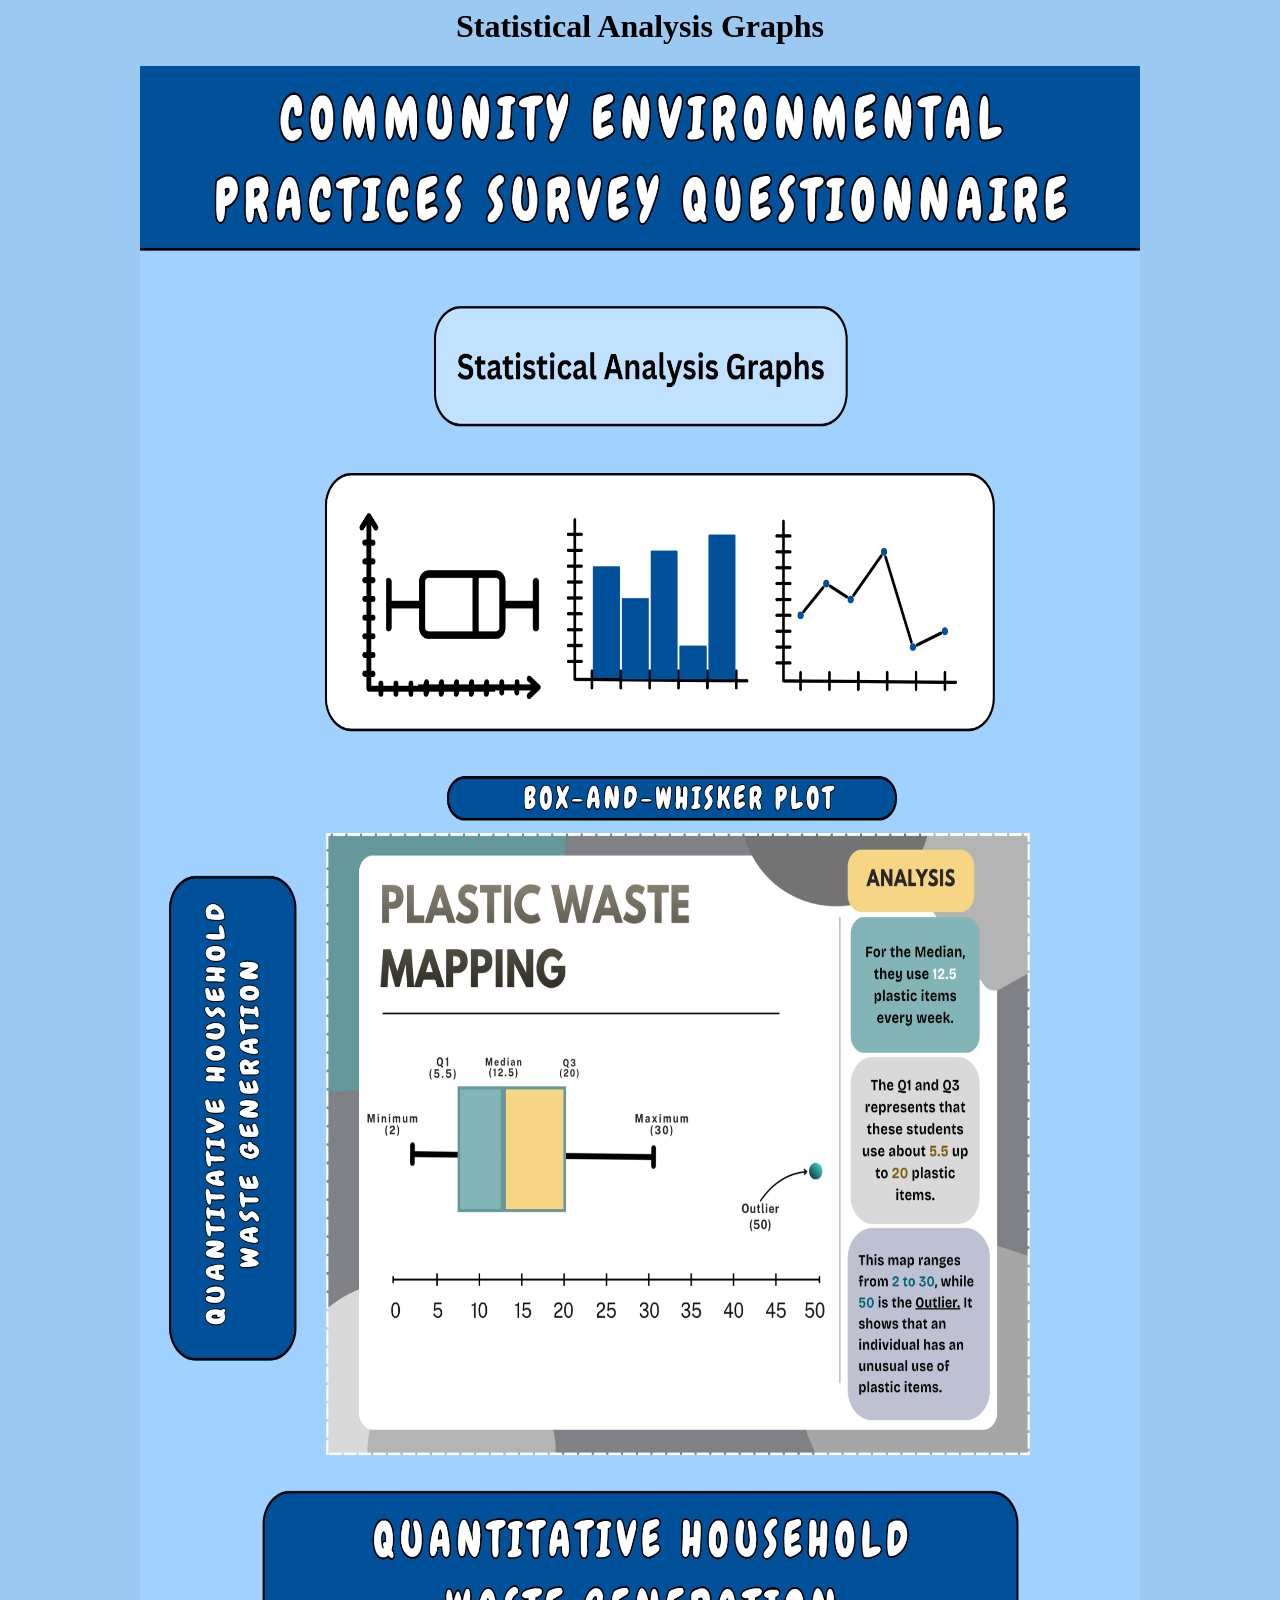
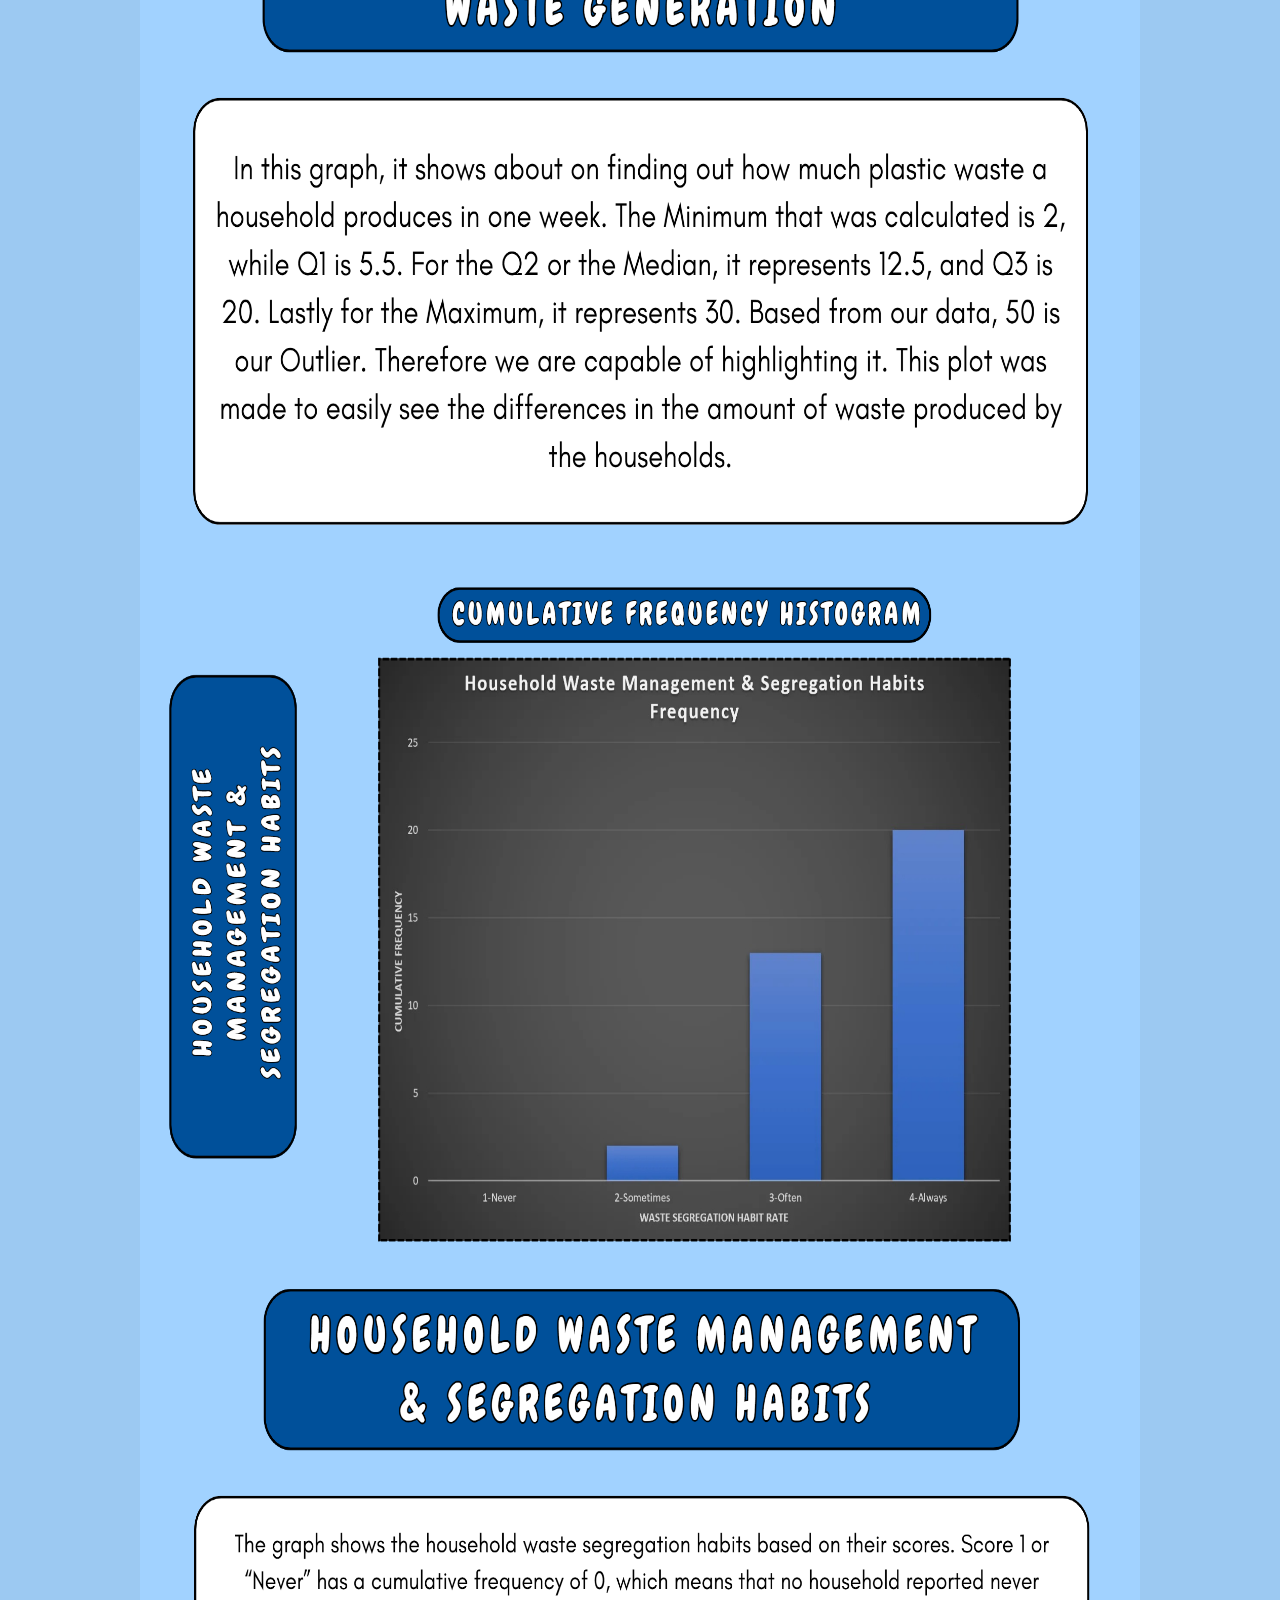
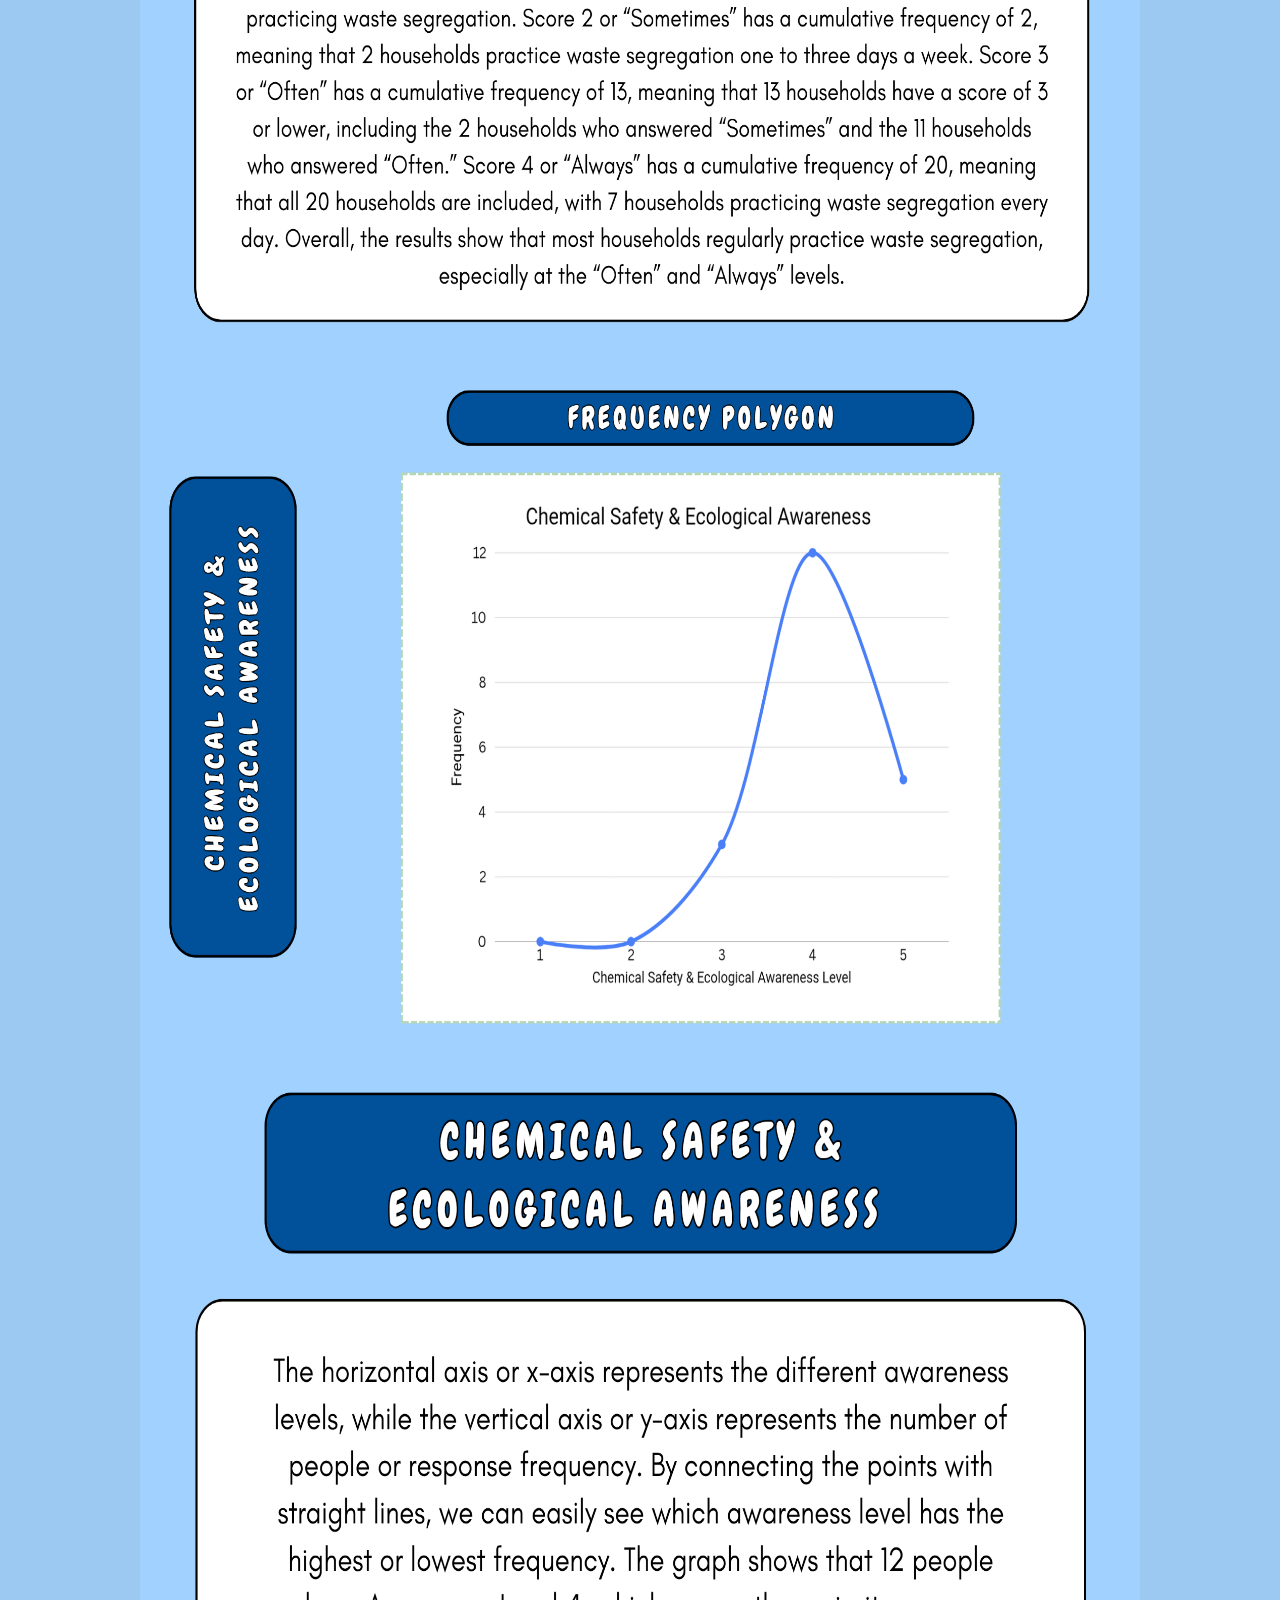
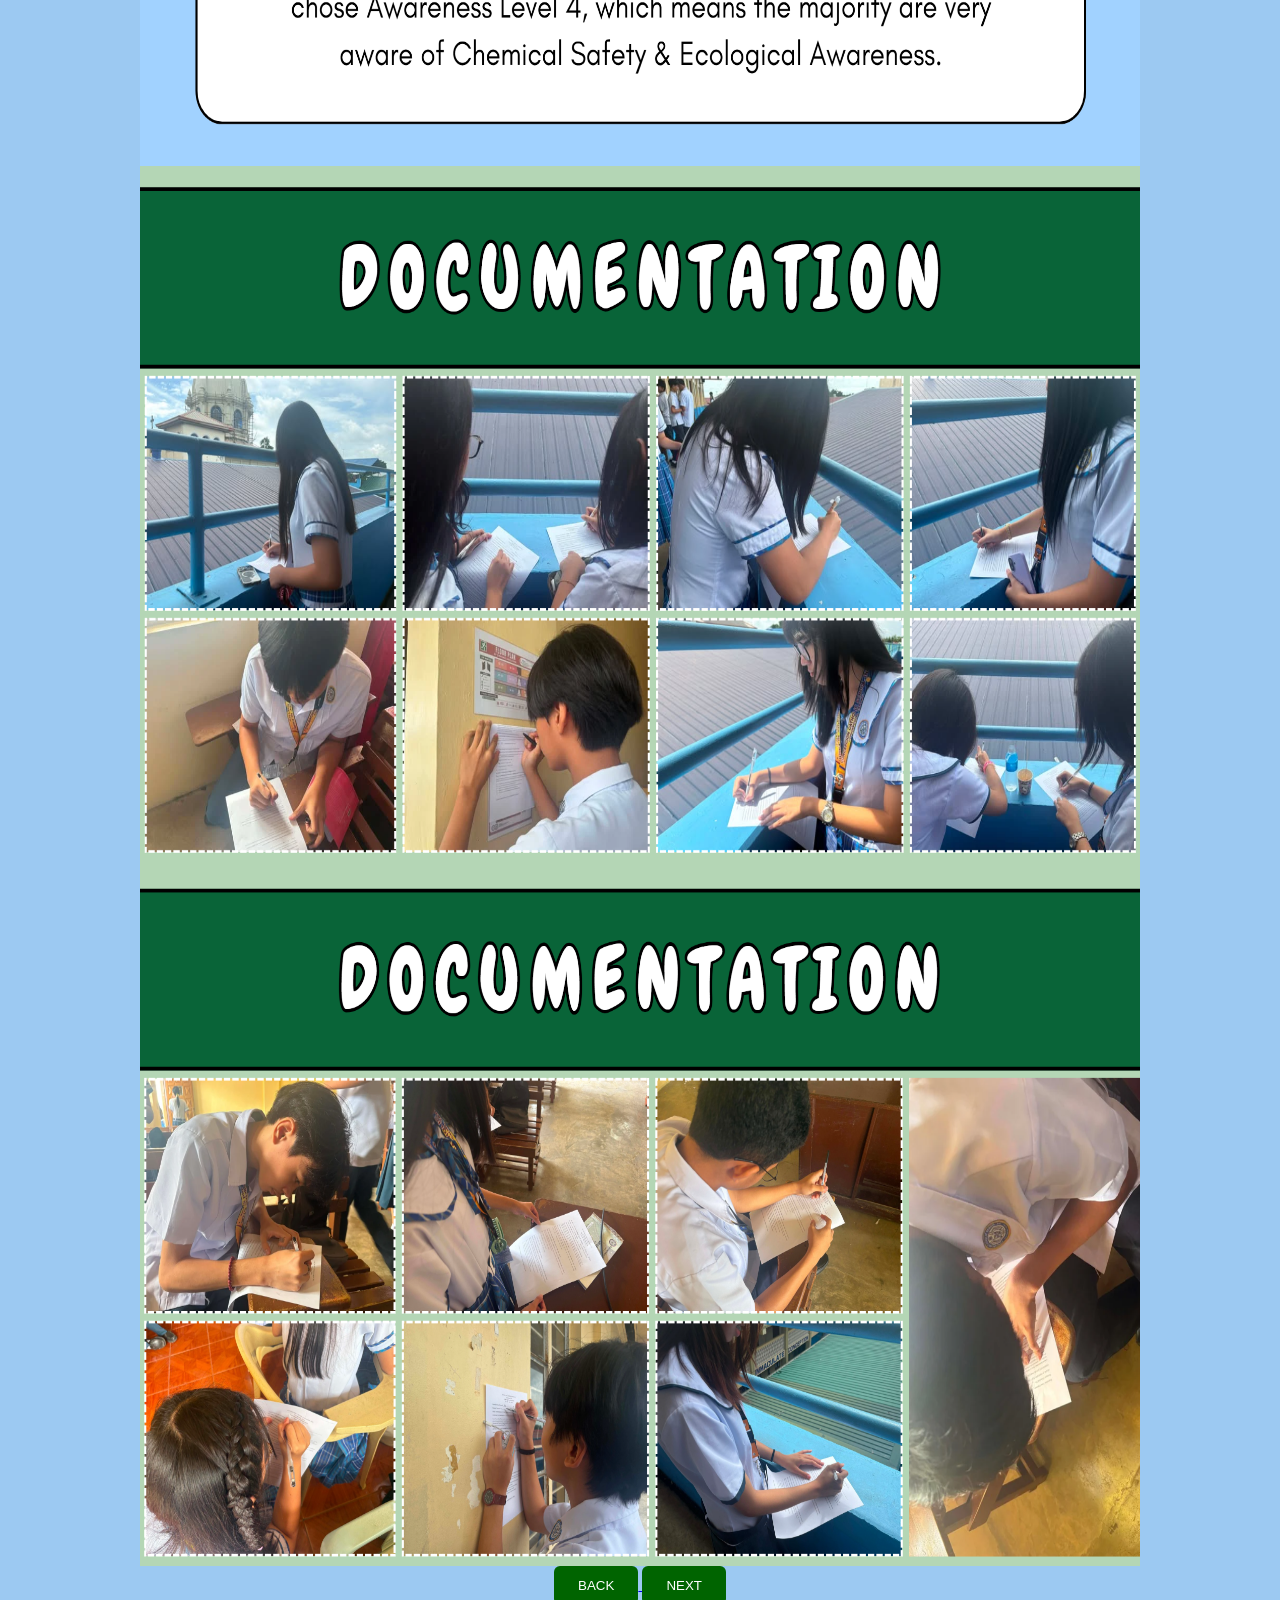
<file: Math.html>
<html>
<head>
<title>Math</title>
</head>
<body bgcolor="#9CC9F2">
<center>
<h1>Statistical Analysis Graphs</h1>
<img src="9.5.png" width="1000" height="700">
<img src="222.png" width="1000" height="700">
<img src="11.png" width="1000" height="700">
<img src="122.png" width="1000" height="700">
<img src="13.png" width="1000" height="700">
<img src="144.png" width="1000" height="700">
<img src="15.png" width="1000" height="700">
<img src="16.png" width="1000" height="700">
<img src="17.png" width="1000" height="700">
</center>


<center>
<a href="page4.html" class="nav-button">
<button class="hover-btn">BACK</button>
</a>

<style>
.hover-btn {
  background-color: #006400;
  color: white;
  padding: 12px 24px;
  border: none;
  border-radius: 6px;
  cursor: pointer;
  transition: 0.3s;
}

.hover-btn:hover {
  background-color: red;
  transform: scale(1.05);
}
</style>
<a href="Science.html" class="nav-button">
<button class="hover-btn">NEXT</button>
</a>


<style>
.hover-btn {
  background-color: #006400;
  color: white;
  padding: 12px 24px;
  border: none;
  border-radius: 6px;
  cursor: pointer;
  transition: 0.3s;
}

.hover-btn:hover {
  background-color: red;
  transform: scale(1.05);
}
</style>
</center>



  


 

  </body>
</html>
</file>
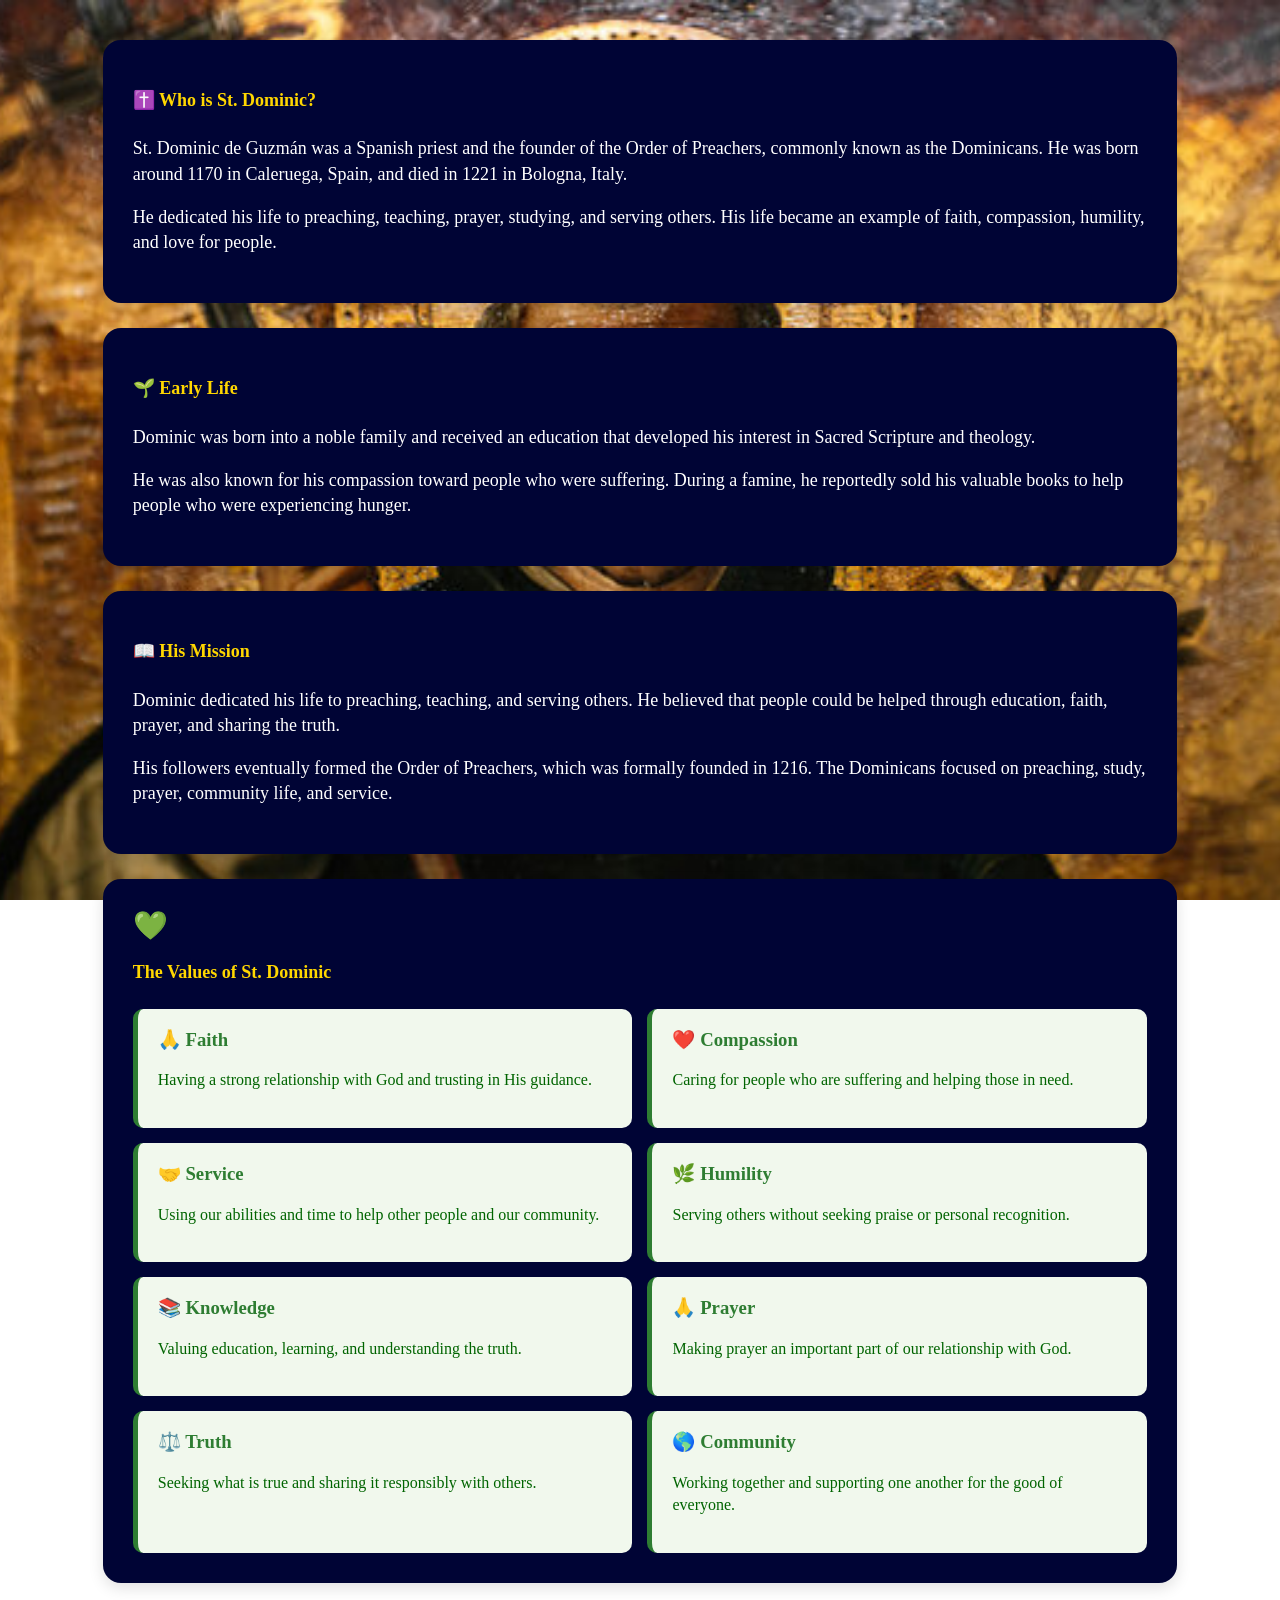
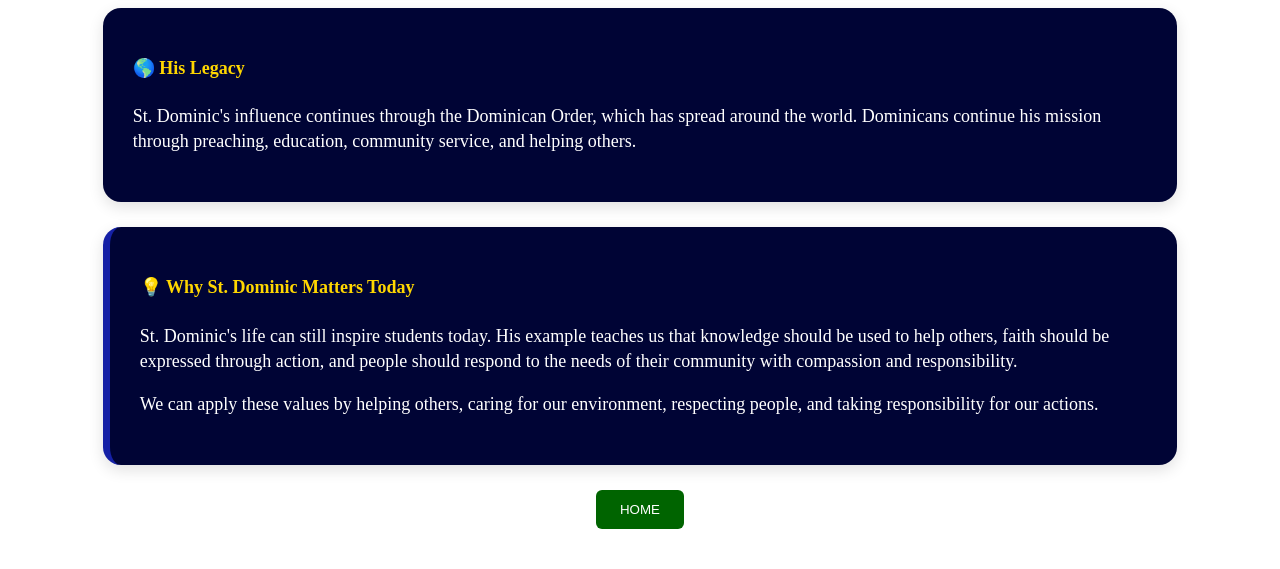
<file: page3.html>
<html>
<head>
<link rel="stylesheet" href="page3.css">
<title>About St.Dominic</title>
</head>
<body>


<style>
        body {
            background-image: url("domdom.jpg");
            background-size: cover;
            background-position: center;
            background-repeat: no-repeat;
            background-attachment: fixed;
        }
    </style>


    <div class="container">

       
        <div class="card">
            <h2><p style="color: gold;">✝️ Who is St. Dominic?</p></h2>

            <p>
                St. Dominic de Guzmán was a Spanish priest and the founder
                of the Order of Preachers, commonly known as the Dominicans.
                He was born around 1170 in Caleruega, Spain, and died in
                1221 in Bologna, Italy.
            </p>

            <p>
                He dedicated his life to preaching, teaching, prayer,
                studying, and serving others. His life became an example
                of faith, compassion, humility, and love for people.
            </p>
        </div>


        
        <div class="card">
            <h2> <p style="color: gold;">🌱 Early Life</p></h2>


            <p>
                Dominic was born into a noble family and received an
                education that developed his interest in Sacred Scripture
                and theology.
            </p>

            <p>
                He was also known for his compassion toward people who
                were suffering. During a famine, he reportedly sold his
                valuable books to help people who were experiencing hunger.
            </p>
        </div>


        
        <div class="card">
            <h2><p style="color: gold;">📖 His Mission</p></h2>

            <p>
                Dominic dedicated his life to preaching, teaching, and
                serving others. He believed that people could be helped
                through education, faith, prayer, and sharing the truth.
            </p>

            <p>
                His followers eventually formed the Order of Preachers,
                which was formally founded in 1216. The Dominicans focused
                on preaching, study, prayer, community life, and service.
            </p>
        </div>


        
        <div class="card">

            <h2>💚<p style="color: gold;"> The Values of St. Dominic</p></h2>

            <div class="values">

                <div class="value">
                    <h3>🙏 Faith</h3>
                    <p>
                        Having a strong relationship with God and trusting
                        in His guidance.
                    </p>
                </div>

                <div class="value">
                    <h3>❤️ Compassion</h3>
                    <p>
                        Caring for people who are suffering and helping
                        those in need.
                    </p>
                </div>

                <div class="value">
                    <h3>🤝 Service</h3>
                    <p>
                        Using our abilities and time to help other people
                        and our community.
                    </p>
                </div>

                <div class="value">
                    <h3>🌿 Humility</h3>
                    <p>
                        Serving others without seeking praise or personal
                        recognition.
                    </p>
                </div>

                <div class="value">
                    <h3>📚 Knowledge</h3>
                    <p>
                        Valuing education, learning, and understanding
                        the truth.
                    </p>
                </div>

                <div class="value">
                    <h3>🙏 Prayer</h3>
                    <p>
                        Making prayer an important part of our relationship
                        with God.
                    </p>
                </div>

                <div class="value">
                    <h3>⚖️ Truth</h3>
                    <p>
                        Seeking what is true and sharing it responsibly
                        with others.
                    </p>
                </div>

                <div class="value">
                    <h3>🌎 Community</h3>
                    <p>
                        Working together and supporting one another for
                        the good of everyone.
                    </p>
                </div>

            </div>

        </div>


        
        <div class="card">
            <h2><p style="color: gold;">🌎 His Legacy</p></h2>

            <p>
                St. Dominic's influence continues through the Dominican
                Order, which has spread around the world. Dominicans
                continue his mission through preaching, education,
                community service, and helping others.
            </p>
        </div>


        
        <div class="card highlight">

            <h2><p style="color: gold;">💡 Why St. Dominic Matters Today</p></h2>

            <p>
                St. Dominic's life can still inspire students today.
                His example teaches us that knowledge should be used to
                help others, faith should be expressed through action,
                and people should respond to the needs of their community
                with compassion and responsibility.
            </p>

            <p>
                We can apply these values by helping others, caring for
                our environment, respecting people, and taking
                responsibility for our actions.
            </p>

        </div>

<center>
<a href="index.html" class="nav-button">
<button class="hover-btn">HOME</button>
</a>

<style>
.hover-btn {
  background-color: #006400;
  color: white;
  padding: 12px 24px;
  border: none;
  border-radius: 6px;
  cursor: pointer;
  transition: 0.3s;
}

.hover-btn:hover {
  background-color: red;
  transform: scale(1.05);
}
</style>
</center>



      


        
</body>
</html>
</file>
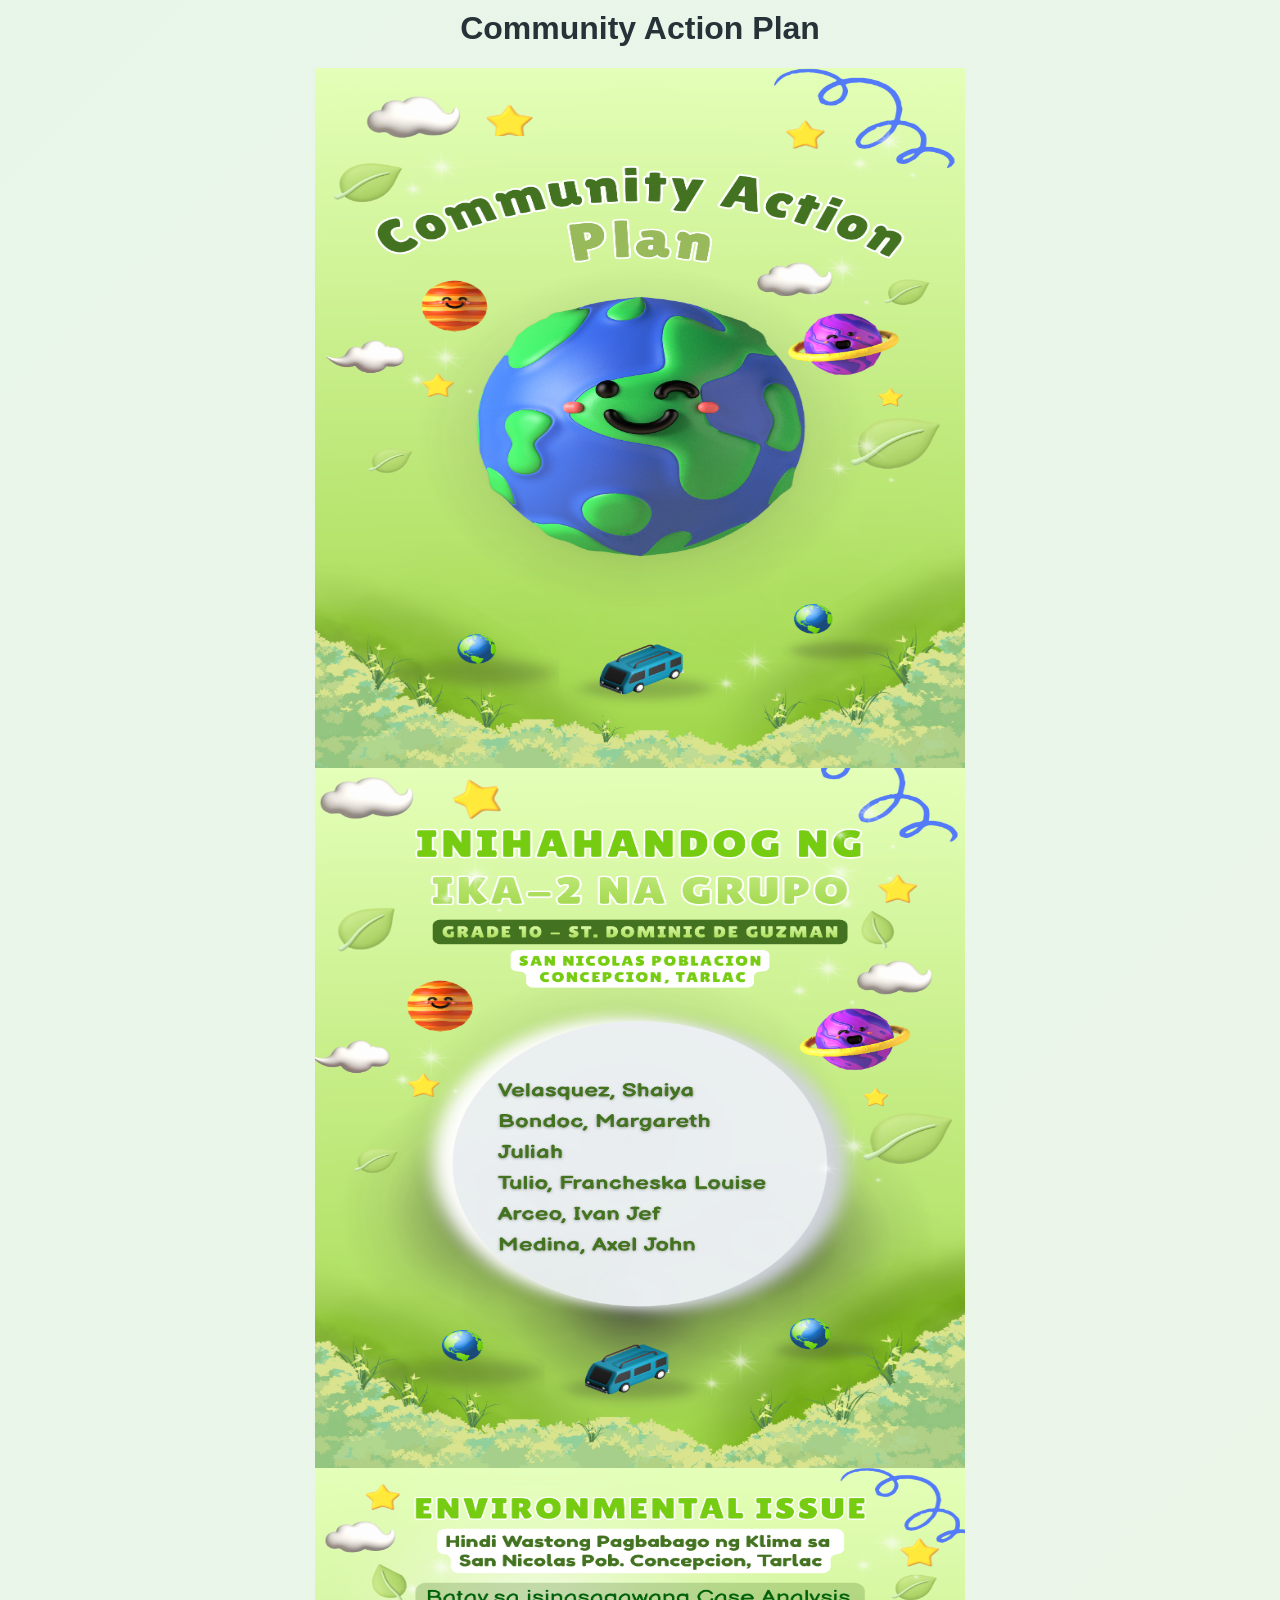
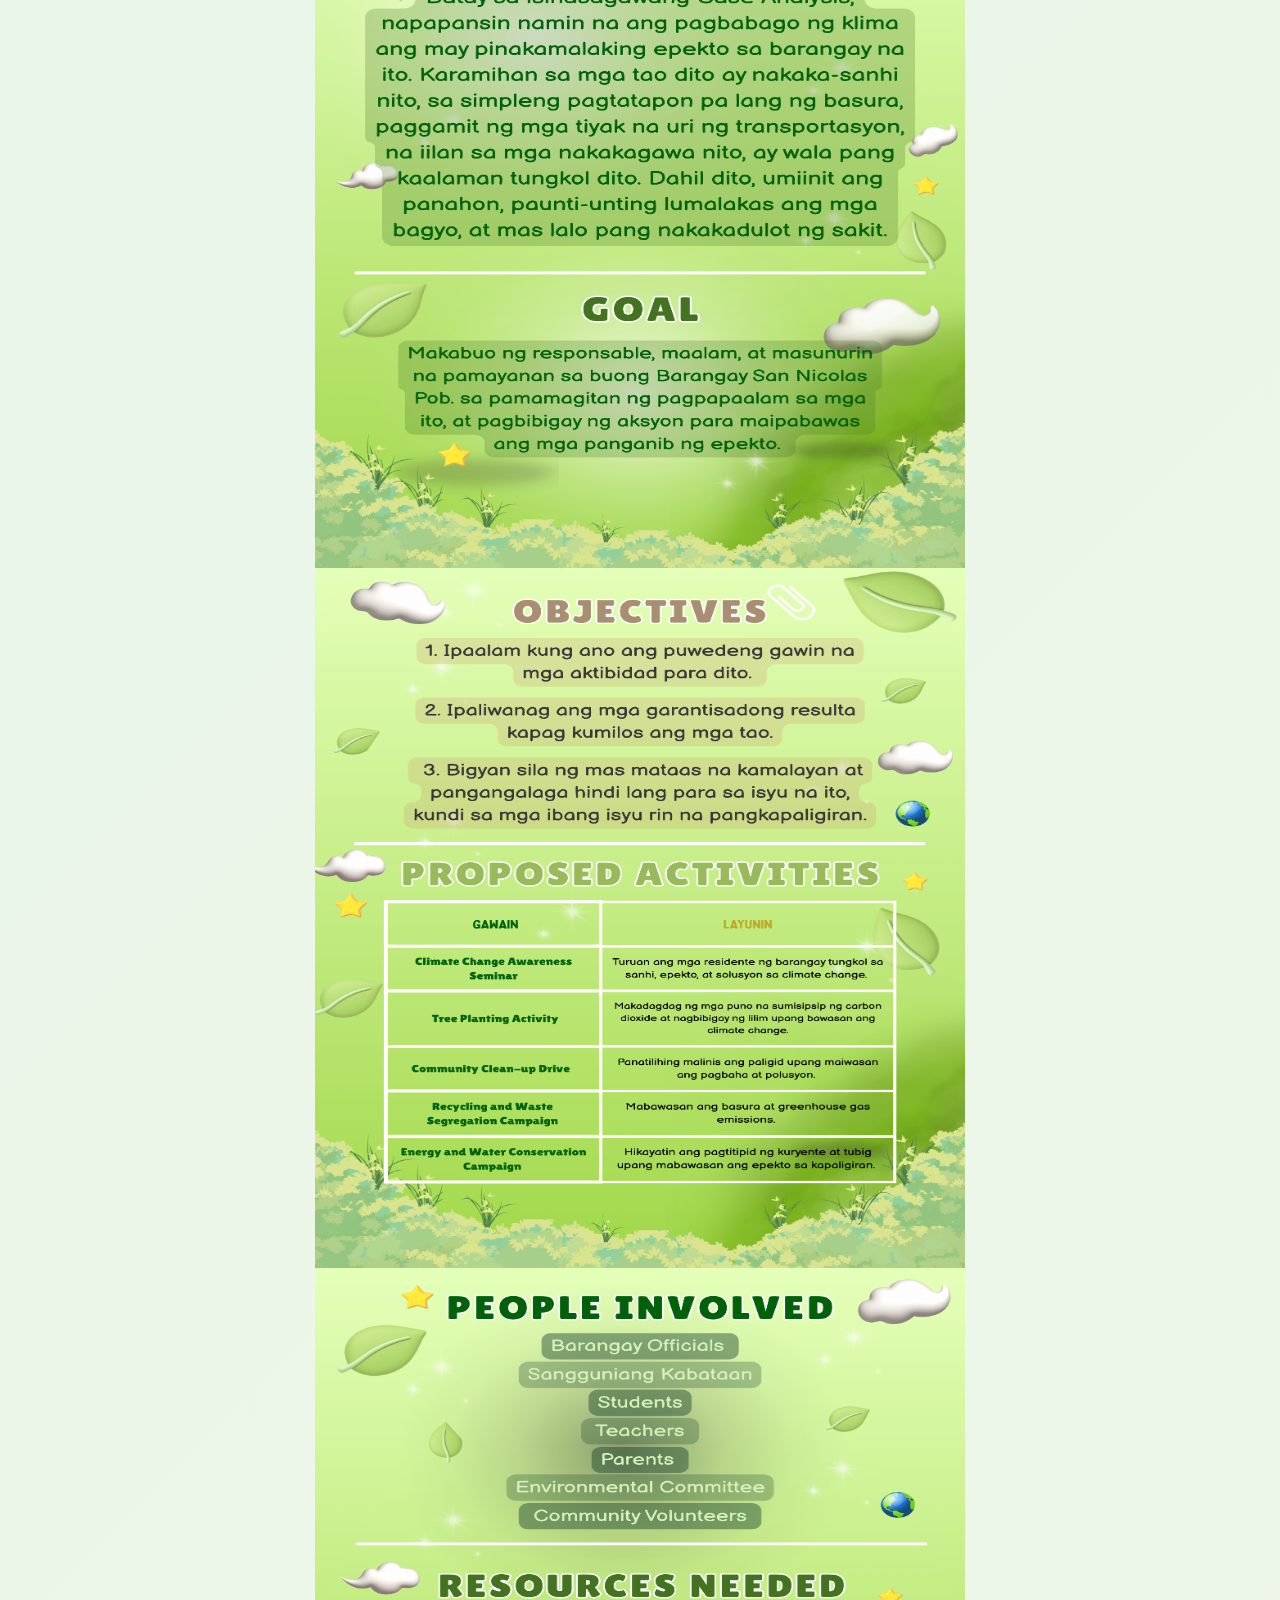
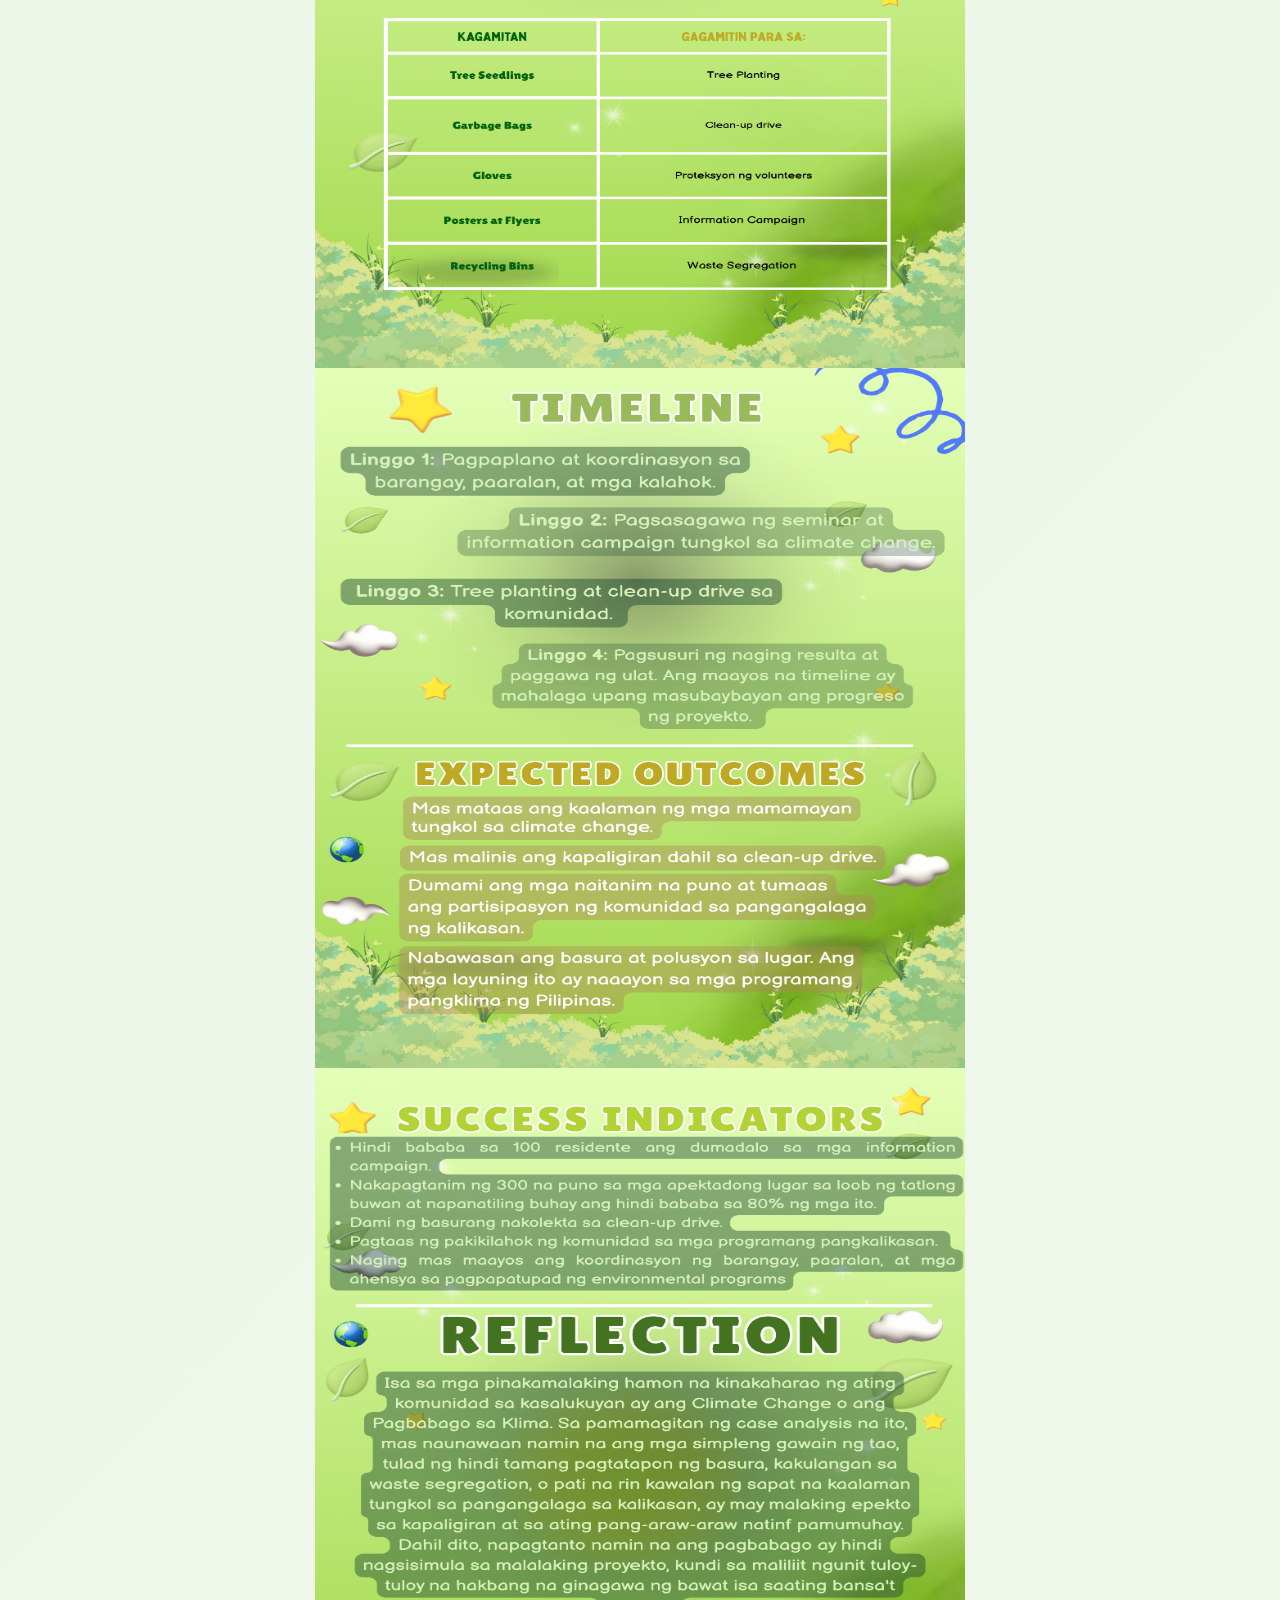
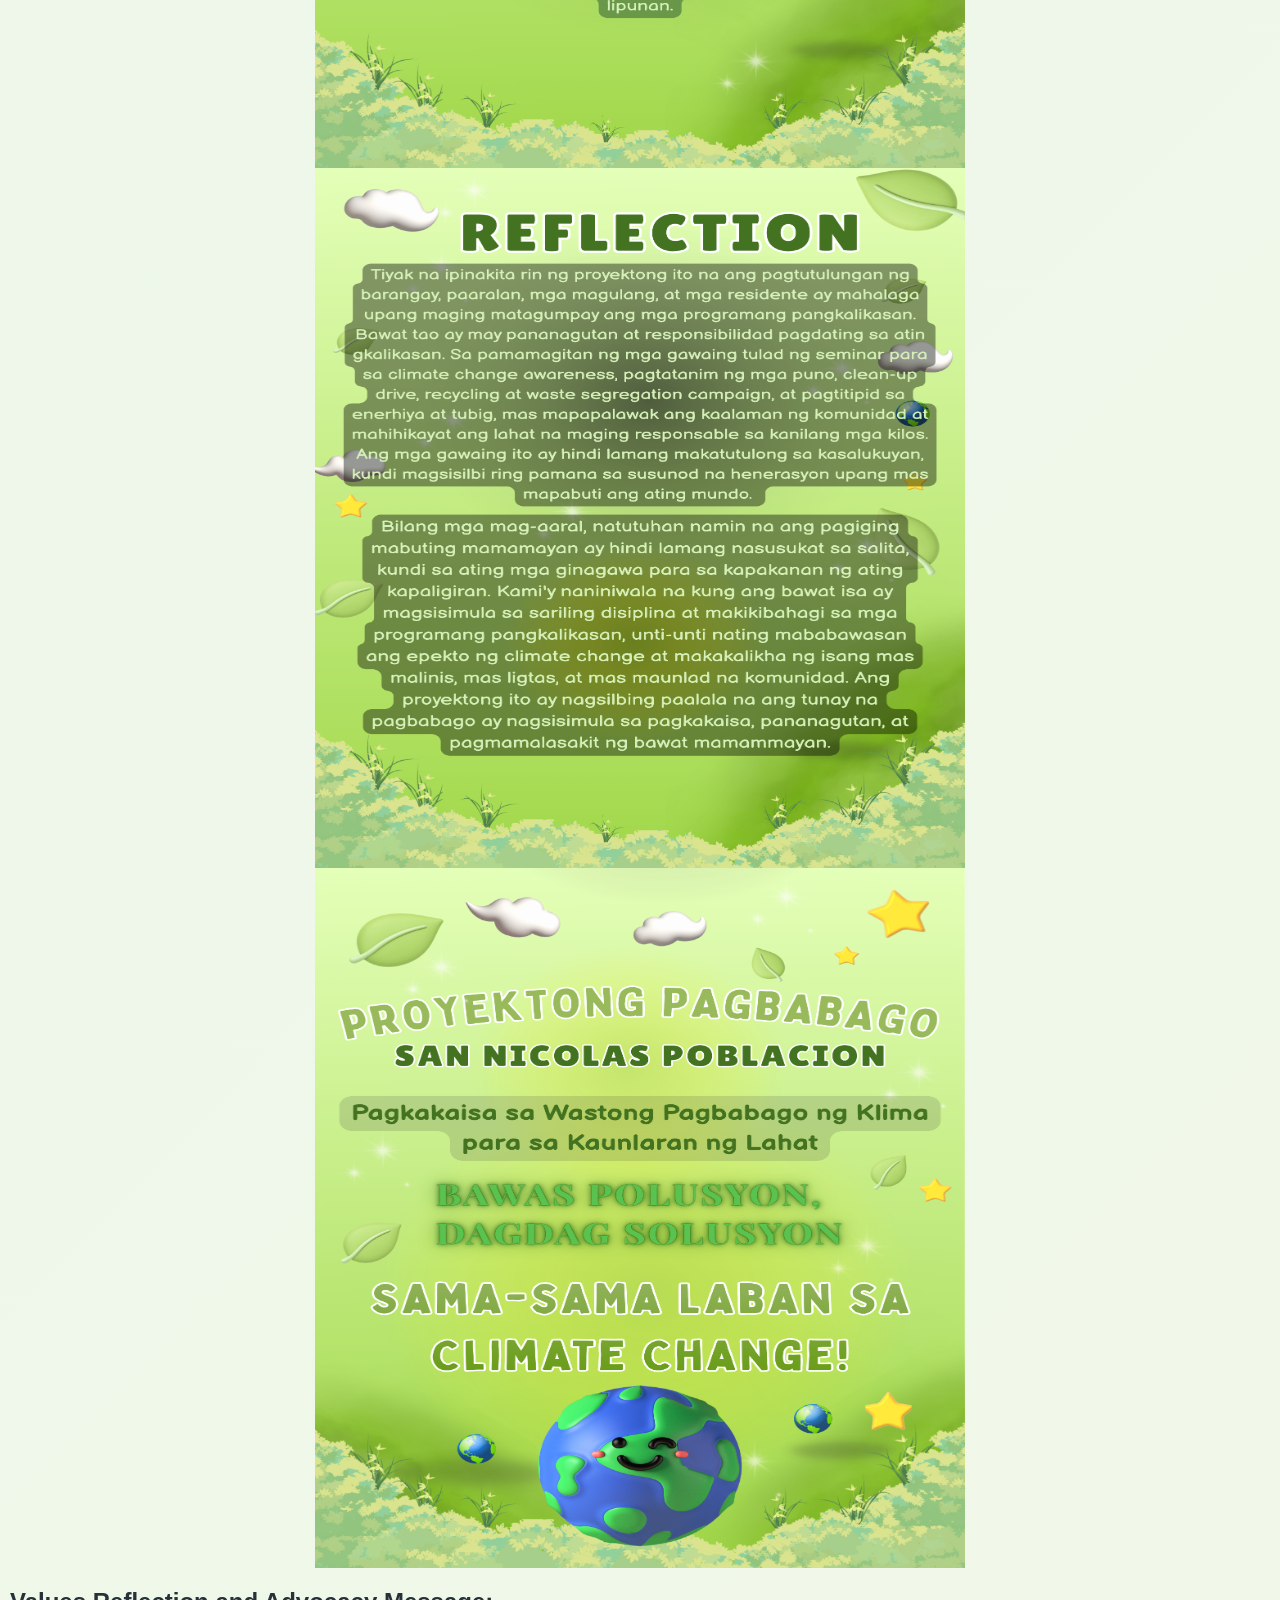
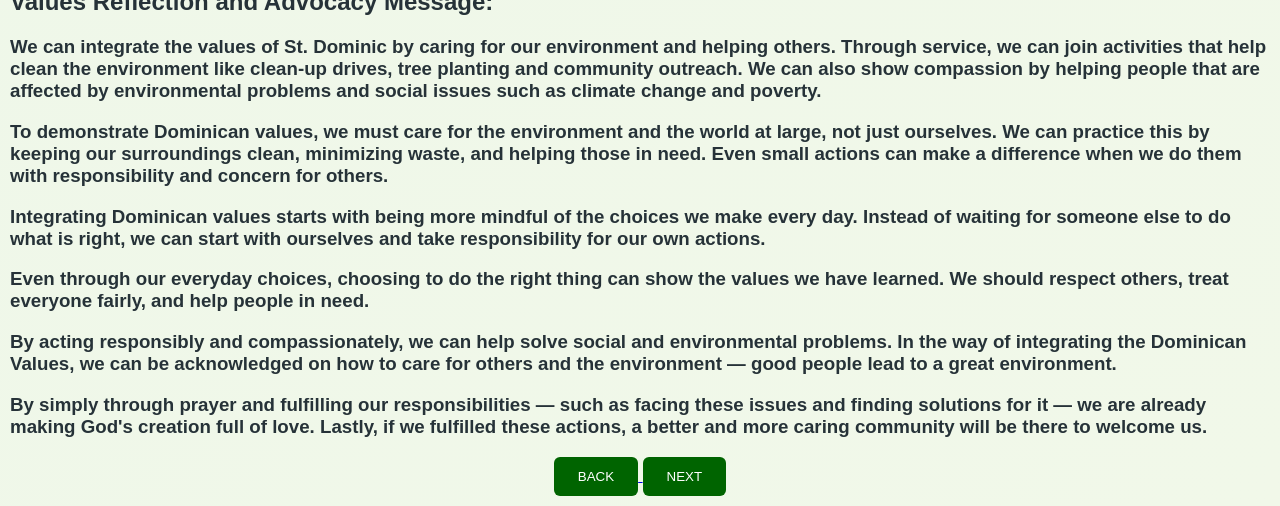
<file: page4.html>
<html>
<head>
<link rel="stylesheet" href="page4.css">
</head>

<title>AP</title>
<body bgcolor="pink">
<center>
<h1>Community Action Plan</h1>

<img src="1.png" width="650" height=700">
<img src="2.png" width="650" height="700">
<img src="3.png" width="650" height="700">
<img src="4.png" width="650" height="700">
<img src="5.png" width="650" height="700">
<img src="6.png" width="650" height="700">
<img src="7.png" width="650" height="700">
<img src="8.png" width="650" height="700">
<img src="9.png" width="650" height="700">
</center>

 <section class="advocacy-section">

            <div class="divider"></div>
            
            <p>
            <h2>
            Values Reflection and Advocacy Message:
            </h2>

            <p>
            <h3>
                We can integrate the values of St. Dominic by caring for our
                environment and helping others. Through service, we can join
                activities that help clean the environment like clean-up drives,
                tree planting and community outreach. We can also show compassion
                by helping people that are affected by environmental problems and
                social issues such as climate change and poverty.
            </p>

            <p>
                To demonstrate Dominican values, we must care for the environment
                and the world at large, not just ourselves. We can practice this
                by keeping our surroundings clean, minimizing waste, and helping
                those in need. Even small actions can make a difference when we
                do them with responsibility and concern for others.
            </p>

            <p>
                Integrating Dominican values starts with being more mindful of the
                choices we make every day. Instead of waiting for someone else to
                do what is right, we can start with ourselves and take
                responsibility for our own actions.
            </p>

            <p>
                Even through our everyday choices, choosing to do the right thing
                can show the values we have learned. We should respect others,
                treat everyone fairly, and help people in need.
            </p>

            <p>
                By acting responsibly and compassionately, we can help solve
                social and environmental problems. In the way of integrating the
                Dominican Values, we can be acknowledged on how to care for
                others and the environment — good people lead to a great
                environment.
            </p>

            <p>
                By simply through prayer and fulfilling our responsibilities —
                such as facing these issues and finding solutions for it — we are
                already making God's creation full of love. Lastly, if we
                fulfilled these actions, a better and more caring community will
                be there to welcome us.
            </h3>
            </p>


</section>

<center>
<a href="index.html" class="nav-button">
<button class="hover-btn">BACK</button>
</a>



<style>
.hover-btn {
  background-color: #006400;
  color: white;
  padding: 12px 24px;
  border: none;
  border-radius: 6px;
  cursor: pointer;
  transition: 0.3s;
}

.hover-btn:hover {
  background-color: red;
  transform: scale(1.05);
}
</style>
<a href="Math.html" class="nav-button">
<button class="hover-btn">NEXT</button>
</a>

<style>
.hover-btn {
  background-color: #006400;
  color: white;
  padding: 12px 24px;
  border: none;
  border-radius: 6px;
  cursor: pointer;
  transition: 0.3s;
}

.hover-btn:hover {
  background-color: red;
  transform: scale(1.05);
}
</style>
</center>




</body>
</html>
</file>
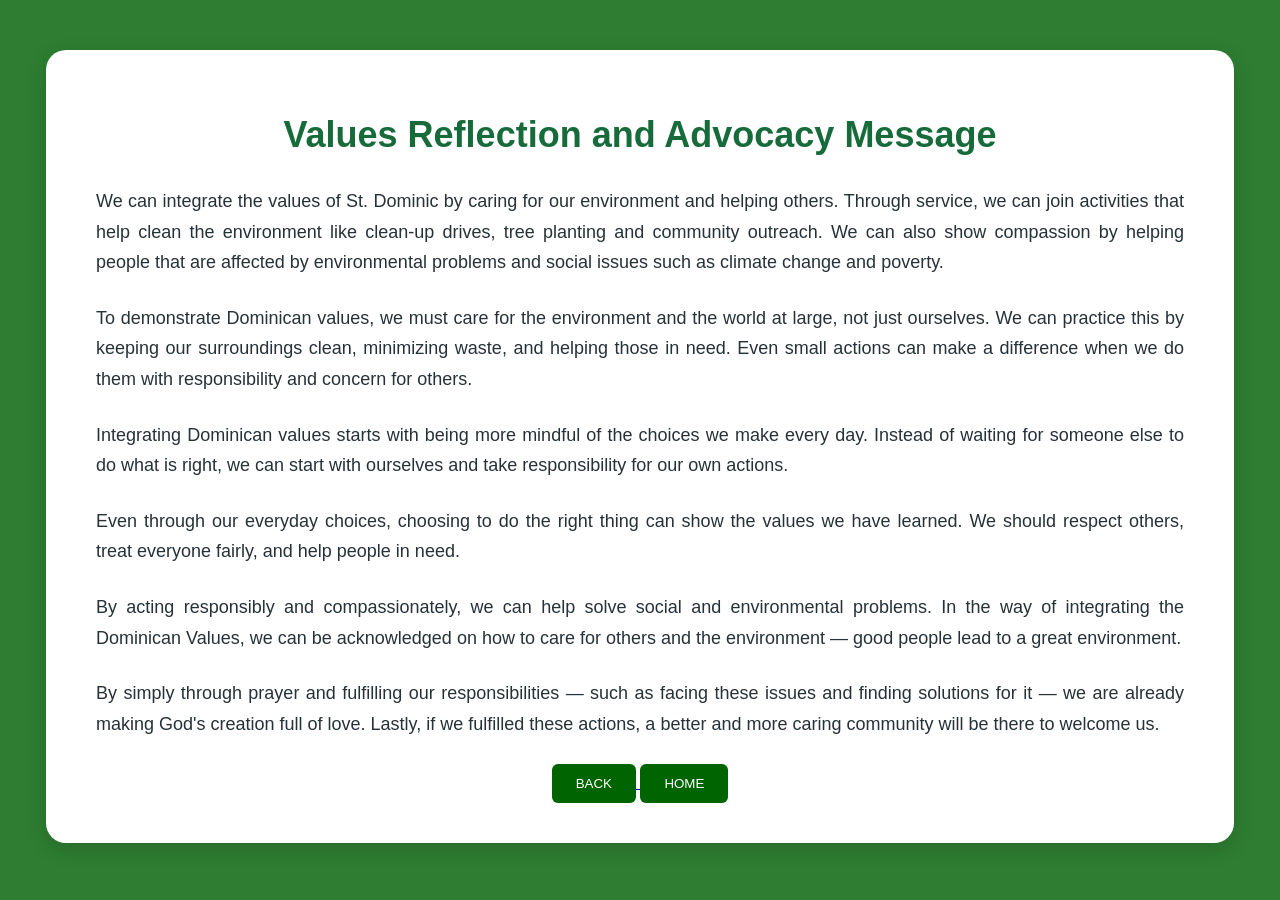
<file: page5.html>
<html>
<head>
<title>CVE</title>
<link rel="stylesheet" href="page5.css">
</head>
<body bgcolor="#E8F6F3">
<center>

<div class="reflection-container">
<h1>Values Reflection and Advocacy Message</h1>
<p>
            
                We can integrate the values of St. Dominic by caring for our
                environment and helping others. Through service, we can join
                activities that help clean the environment like clean-up drives,
                tree planting and community outreach. We can also show compassion
                by helping people that are affected by environmental problems and
                social issues such as climate change and poverty.
            </p>

            <p>
                To demonstrate Dominican values, we must care for the environment
                and the world at large, not just ourselves. We can practice this
                by keeping our surroundings clean, minimizing waste, and helping
                those in need. Even small actions can make a difference when we
                do them with responsibility and concern for others.
            </p>

            <p>
                Integrating Dominican values starts with being more mindful of the
                choices we make every day. Instead of waiting for someone else to
                do what is right, we can start with ourselves and take
                responsibility for our own actions.
            </p>

            <p>
                Even through our everyday choices, choosing to do the right thing
                can show the values we have learned. We should respect others,
                treat everyone fairly, and help people in need.
            </p>

            <p>
                By acting responsibly and compassionately, we can help solve
                social and environmental problems. In the way of integrating the
                Dominican Values, we can be acknowledged on how to care for
                others and the environment — good people lead to a great
                environment.
            </p>

            <p>
                By simply through prayer and fulfilling our responsibilities —
                such as facing these issues and finding solutions for it — we are
                already making God's creation full of love. Lastly, if we
                fulfilled these actions, a better and more caring community will
                be there to welcome us.
            
            </p>


<center>
<a href="English.html" class="nav-button">
<button class="hover-btn">BACK</button>
</a>


<style>
.hover-btn {
  background-color: #006400;
  color: white;
  padding: 12px 24px;
  border: none;
  border-radius: 6px;
  cursor: pointer;
  transition: 0.3s;
}

.hover-btn:hover {
  background-color: red;
  transform: scale(1.05);
}
</style>

<a href="index.html" class="nav-button">
<button class="hover-btn">HOME</button>
</a>

<style>
.hover-btn {
  background-color: #006400;
  color: white;
  padding: 12px 24px;
  border: none;
  border-radius: 6px;
  cursor: pointer;
  transition: 0.3s;
}

.hover-btn:hover {
  background-color: red;
  transform: scale(1.05);
}
</style>
</center>

</body>
</html>
</file>
<file: style.css>
* {
    margin: 0;
    padding: 0;
    box-sizing: border-box;
}

html {
    scroll-behavior: smooth;
}

body {
    font-family: Arial, sans-serif;
    background-color: #f4f4f4;
    color: #333;
}

/* Navigation */
header {
    background-color: #02066F;
    padding: 20px 8%;
    position: sticky;
    top: 0;
    z-index: 100;
}

nav {
    display: flex;
    justify-content: space-between;
    align-items: center;
}

nav h2 {
    color: white;
}

.nav-links {
    display: flex;
    gap: 25px;
    
}

.nav-links a {
    color: white;
    text-decoration: none;
    transition: 0.3s;
}

.nav-links a:hover {
    color: #8e7dff;
}

/* Hero */
.hero {
    min-height: 90vh;
    display: flex;
    justify-content: center;
    align-items: center;
    text-align: center;
    padding: 30px;

    background-image: url("dominic3.png");
    background-size: cover;
    background-position: center;
    background-repeat: no-repeat;
    color: white;
}

.hero h1 {
    font-size: 90px;
    font-family: Georgia, serif;
    margin-bottom: 20px;
}

.hero p {
    font-size: 20px;
    max-width: 600px;
    margin: auto;
    line-height: 1.6;
}

	.color-change {
  animation: colors 4s linear infinite;
}

@keyframes colors {
  0%   { color: red; }
  25%  { color: blue; }
  50%  { color: green; }
  75%  { color: orange; }
  80% { color: red; }
 100% { color: White; }

}

.button {
    display: inline-block;
    margin-top: 30px;
    padding: 14px 30px;
    background-color: gold;
    color: #5c50c9;
    text-decoration: none;
    border-radius: 30px;
    font-weight: bold;
    transition: 0.3s;
}

.button:hover {
    transform: scale(1.08);
}

.round-button {
    width: 120px;
    height: 120px;
    background-color: #0868c9;
    color: white;
    border-radius: 50%;

    display: flex;
    justify-content: center;
    align-items: center;
    text-align: center;

    font-size: 25px;
    font-weight: bold;
    text-decoration: none;

    position: fixed;
    bottom: 25px;
    left: 25px;
            

        }

.round-button:hover {
            background-color: #0056b3 ;
        }





/* About */
.about {
    padding: 80px 10%;
    text-align: center;
    background-color: #F2E58F;
}

.about h2,
.projects h2,
.contact h2 {
    font-size: 35px;
    margin-bottom: 20px;
}

.about p {
    max-width: 700px;
    font-size: 25px;
    margin: auto;
    line-height: 1.7;
}


/* Projects */
.projects {
    padding: 80px 8%;
    text-align: center;
    background-color: #FFFFF0;
}
.bounce-text {
  font-size: 40px;
  font-weight: bold;
  animation: bounce 1s infinite;
}

@keyframes bounce {
  0%, 100% {
    transform: translateY(0);
  }
  50% {
    transform: translateY(-20px);
  }
}

.cards {
    display: flex;
    justify-content: center;
    gap: 25px;
    flex-wrap: wrap;
    margin-top: 40px;
}

.card {
    width: 300px;
    padding: 30px;
    background-color: #02066F;
    border-radius: 15px;
    box-shadow: 0 5px 15px rgba(0,0,0,0.1);
    transition: 0.3s;
}

.card:hover {
    transform: translateY(-10px);
}

.card h3 {
    margin-bottom: 15px;
    color: #FFD700;
}

.card p {
    line-height: 1.6;
    margin-bottom: 20px;
    color: white;
}

.card button,
form button {
    padding: 12px 20px;
    border: none;
    border-radius: 8px;
    background-color: #667eea;
    color: white;
    cursor: pointer;
}

.card button:hover,
form button:hover {
    background-color: #4c5fd5;
}

/* Contact */
.contact {
    padding: 80px 10%;
    text-align: center;
    background-color: #efdfbb;
}

form {
    max-width: 500px;
    margin: 30px auto;
    display: flex;
    flex-direction: column;
    gap: 15px;
}

input,
textarea {
    padding: 15px;
    border: 1px solid #ccc;
    border-radius: 8px;
    font-family: Arial, sans-serif;
}

textarea {
    height: 150px;
    resize: none;
}

button {
    background-color: #000;
    color: #00ffff;
    border: 2px solid #00ffff;
    padding: 12px 25px;
    border-radius: 8px;
    font-size: 16px;
    cursor: pointer;
    box-shadow: 0 0 10px #00ffff,
                0 0 20px #00ffff,
                0 0 40px #00ffff;
    transition: 0.3s;
}

button:hover {
    background-color: #00ffff;
    color: #000;
    box-shadow: 0 0 20px #00ffff,
                0 0 40px #00ffff,
                0 0 60px #00ffff;
}

<audio id="music" controls>
    <source src="music.mp3" type="audio/mpeg">
</audio>

<style>
#music {
    display: none;
}
</style>

.team-container {
    display: grid;
    grid-template-columns: repeat(5, 1fr);
    gap: 24px;
    align-items: stretch; 
}

.team-card {
    height: 620px; 
    box-sizing: border-box;
    display: flex;
    flex-direction: column;
    align-items: center;
    text-align: center;
}

.button-container button {
    background-color: white;
    color: #11118b;
    border: 3px solid #11118b;
    padding: 15px 40px;
    font-size: 18px;
    font-weight: bold;
    border-radius: 10px;
    cursor: pointer;
}

<style>
.container { 
  height: 200px;
  position: relative;
  border: 3px 
}

.center {
  margin: 0;
  position: absolute;
  top: 80%;
  left: 50%;
  -ms-transform: translate(-50%, -50%);
  transform: translate(-50%, -50%);
}
</style>


/* Footer */
/* Mobile */
@media (max-width: 700px) {

    nav {
        flex-direction: column;
        gap: 15px;
    }

    .nav-links {
        gap: 12px;
    }

    .hero h1 {
        font-size: 38px;
    }

    .hero p {
        font-size: 17px;
    }
}
</file>
<file: Englishh.css>
<style>



 {
    box-sizing: border-box;
}

html {
    scroll-behavior: smooth;
}

body {
    margin: 0;
    padding: 50px 20px;

    font-family: Georgia, "Times New Roman", serif;

    background:
    radial-gradient(circle at top left, #F8F3FF, transparent 40%),
    linear-gradient(135deg, #E6D9F5, #C9B3E6);

    color: #EEEAF6;
}




h1 {
    text-align: center;

    margin: 0 auto 45px;

    font-family: Arial, Helvetica, sans-serif;
    font-size: clamp(28px, 4vw, 42px);

    color: #7d2342;

    letter-spacing: 2px;
    font-weight: 700;
}

h1::after {
    content: "";
    display: block;

    width: 70px;
    height: 4px;

    margin: 12px auto 0;

    background: #c94f73;

    border-radius: 10px;
}




img {
    display: block;

    width: min(850px, 92%);

    height: auto;

    margin: 0 auto 35px;

    padding: 15px;

    background: #ffffff;

    border: 1px solid #ead9df;

    border-radius: 8px;

    box-shadow:
        0 5px 15px rgba(0, 0, 0, 0.08),
        0 15px 35px rgba(125, 35, 66, 0.08);

    transition:
        transform 0.3s ease,
        box-shadow 0.3s ease;
}



img:hover {
    transform: translateY(-5px);

    box-shadow:
        0 10px 25px rgba(0, 0, 0, 0.12),
        0 20px 45px rgba(125, 35, 66, 0.12);
}
</file>
<file: page3.css>
<style>
body {
            margin: 0;
            font-family: Arial, sans-serif;
            background-color: #EAF4E3;
            color: #263238;
        }

        /* MAIN CONTAINER */
        .container {
            width: 85%;
            max-width: 1100px;
            margin: 40px auto;
        }

        /* INFORMATION CARDS */
        .card {
            background-color: #000435;
            padding: 30px;
            margin-bottom: 25px;
            border-radius: 18px;
            box-shadow: 0 5px 15px rgba(0, 0, 0, 0.12);
        }

        .card h2 {
            color: gold;
            font-size: 28px;
            margin-top: 0;
        }

        .card p {
            font-size: 18px;
            color: white;
           
            line-height: 1.4;
        }

        /* VALUES */
        .values {
            display: grid;
            grid-template-columns: repeat(2, 1fr);
            gap: 15px;
        }

        .value {
            background-color: #F1F8ED;
            padding: 20px;
            border-left: 5px solid #2E7D32;
            border-radius: 10px;
        }

        .value h3 {
            color: #2E7D32;
            margin-top: 0;
        }

        .value p {
            font-size: 16px;
            color: #006400
        }

        /* WHY HE MATTERS */
        .highlight {
            background-color: #000435;
            border-left: 7px solid #1520A6;
        }

        /* QUOTE */
        .quote {
            background-color: #176B3A;
            color: white;
            text-align: center;
            padding: 35px;
            border-radius: 18px;
            margin-top: 30px;
        }

        .quote p {
            font-size: 24px;
            font-style: italic;
        }

        /* NAVIGATION */
        .navigation {
            display: flex;
            justify-content: space-between;
            margin: 40px 0;
        }

        .navigation a {
            background-color: #2E7D32;
            color: white;
            text-decoration: none;
            padding: 13px 30px;
            border-radius: 25px;
            font-weight: bold;
            transition: 0.3s;
        }

        .navigation a:hover {
            background-color: #1B5E20;
            transform: translateY(-3px);
        }

        /* MOBILE */
        @media (max-width: 700px) {

            header h1 {
                font-size: 32px;
            }

            .container {
                width: 90%;
            }

            .values {
                grid-template-columns: 1fr;
            }

            .navigation {
                gap: 20px;
            }
        }
    </style>
</file>
<file: page4.css>
{
    box-sizing: border-box;
}

body {
    margin: 10;
    padding: 0;
    font-family: Arial, sans-serif;
    background: linear-gradient(135deg, #e8f5e9, #f1f8e9);
    color: #263238;
}

/* Main container */
.page-container {
    width: 90%;
    max-width: 1150px;
    margin: 0 auto;
    padding: 50px 0;


/* Main advocacy box */
.advocacy-section {
    background-color: white;
    padding: 45px 60px;
    border-radius: 20px;
    box-shadow: 0 8px 25px rgba(0, 0, 0, 0.12);
    border-top: 8px solid #66bb6a;
}



/* Paragraphs */
.advocacy-section p {
    font-size: 30px;
    line-height: 1.8;
    text-align: justify;
    margin: 0 0 20px;
    
}

.navigation {
    display: flex;
    justify-content: space-between;
    align-items: center;
    max-width: 1100px;
    margin: 40px auto;
    padding: 0 20px;
}

.navigation button {
    background-color: #2e7d32;
    color: white;
    border: none;
    padding: 13px 35px;
    border-radius: 25px;
    font-size: 17px;
    font-weight: bold;
    cursor: pointer;
    box-shadow: 0 4px 8px rgba(0, 0, 0, 0.2);
    transition: 0.3s;
}

.navigation button:hover {
    background-color: #1b5e20;
    transform: translateY(-3px);
    box-shadow: 0 6px 12px rgba(0, 0, 0, 0.25);
}

.navigation button:active {
    transform: translateY(0);
}
</file>
<file: page5.css>
body {
    margin: 0;
    padding: 0;
    background-color: #2E7D32;
    font-family: Arial, sans-serif;
    color: #263238;
}

.reflection-container {
    width: 85%;
    max-width: 1100px;
    margin: 50px auto;
    background-color: white;
    padding: 40px 50px;
    border-radius: 20px;
    box-shadow: 0 6px 20px rgba(0, 0, 0, 0.15);
}

.reflection-container h1 {
    text-align: center;
    color: #176B3A;
    font-size: 36px;
    margin-bottom: 30px;
}

.reflection-container p {
    font-size: 18px;
    line-height: 1.7;
    text-align: justify;
    margin-bottom: 25px;
}

.navigation {
    display: flex;
    justify-content: space-between;
    margin-top: 40px;
}

.navigation a {
    background-color: #2E7D32;
    color: white;
    text-decoration: none;
    padding: 13px 30px;
    border-radius: 25px;
    font-weight: bold;
    font-size: 16px;
    transition: 0.3s;
}

.navigation a:hover {
    background-color: #1B5E20;
    transform: translateY(-3px);
}
</file>
